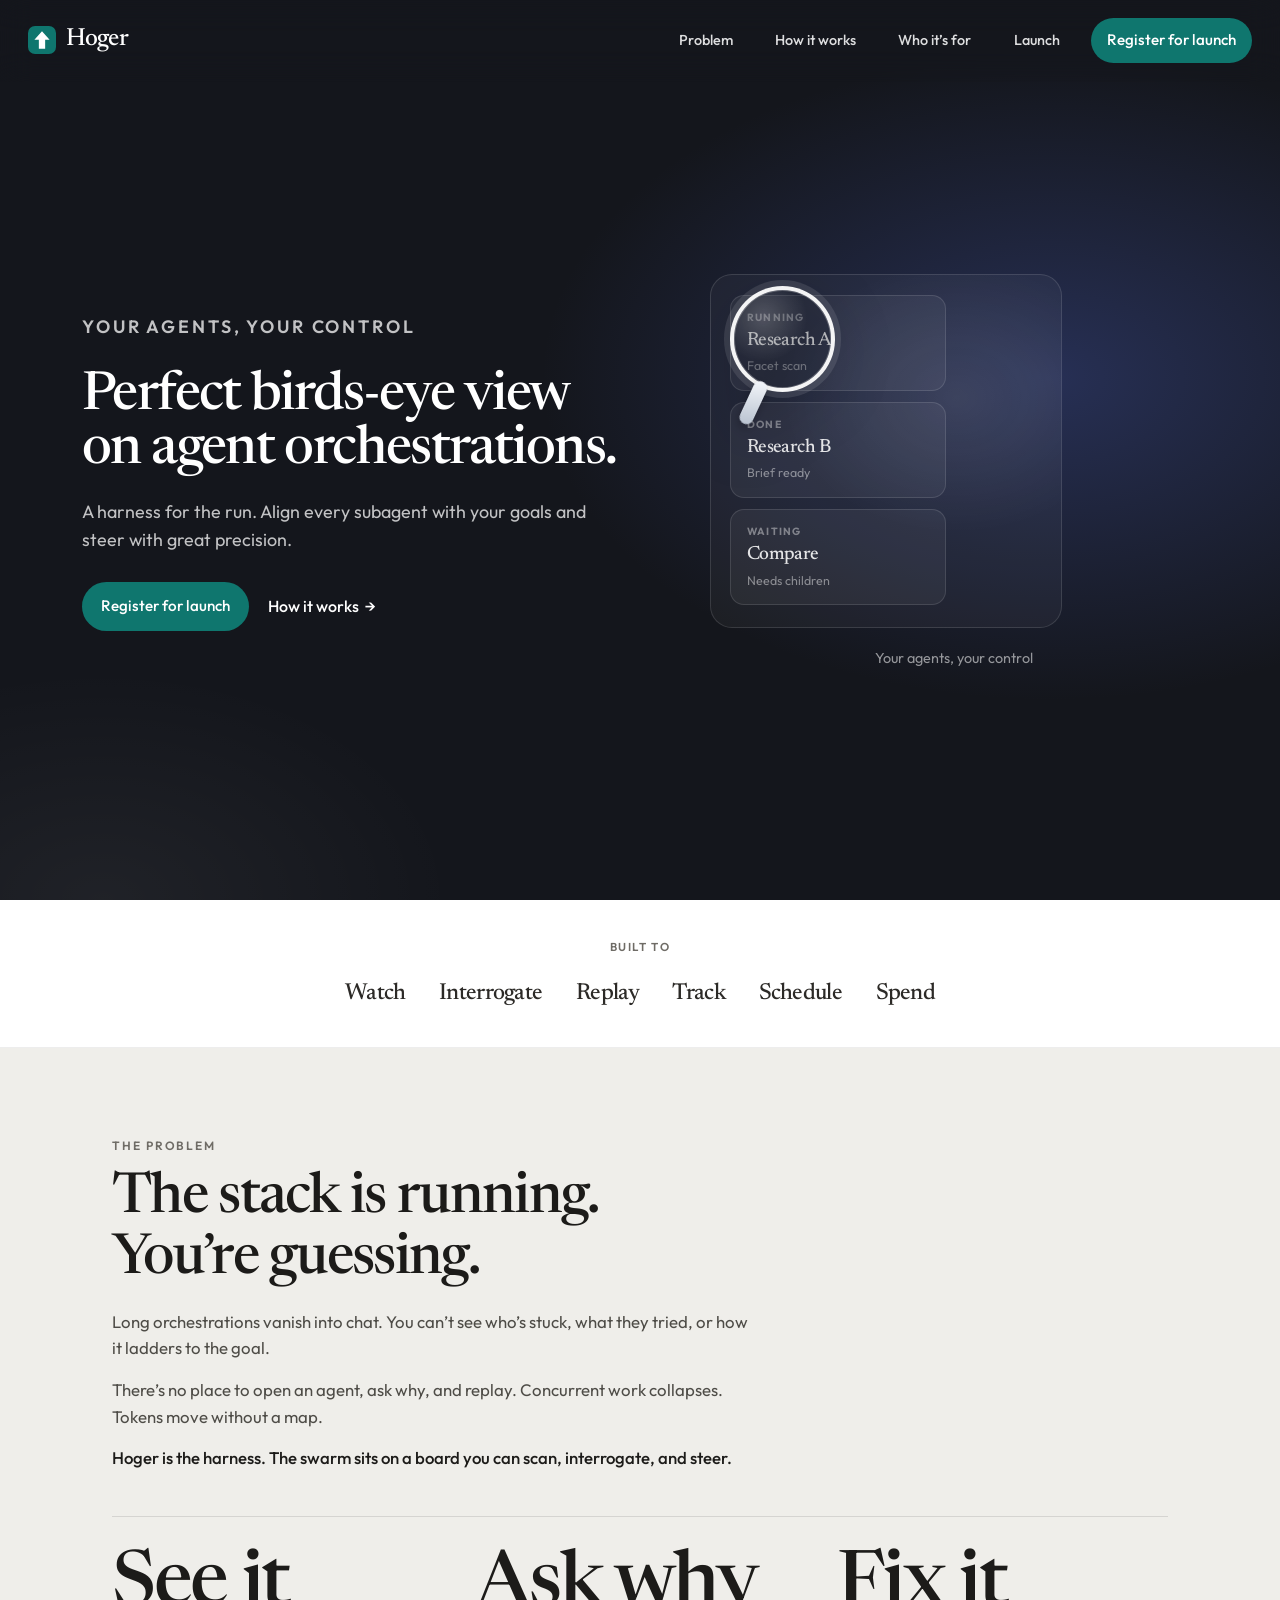
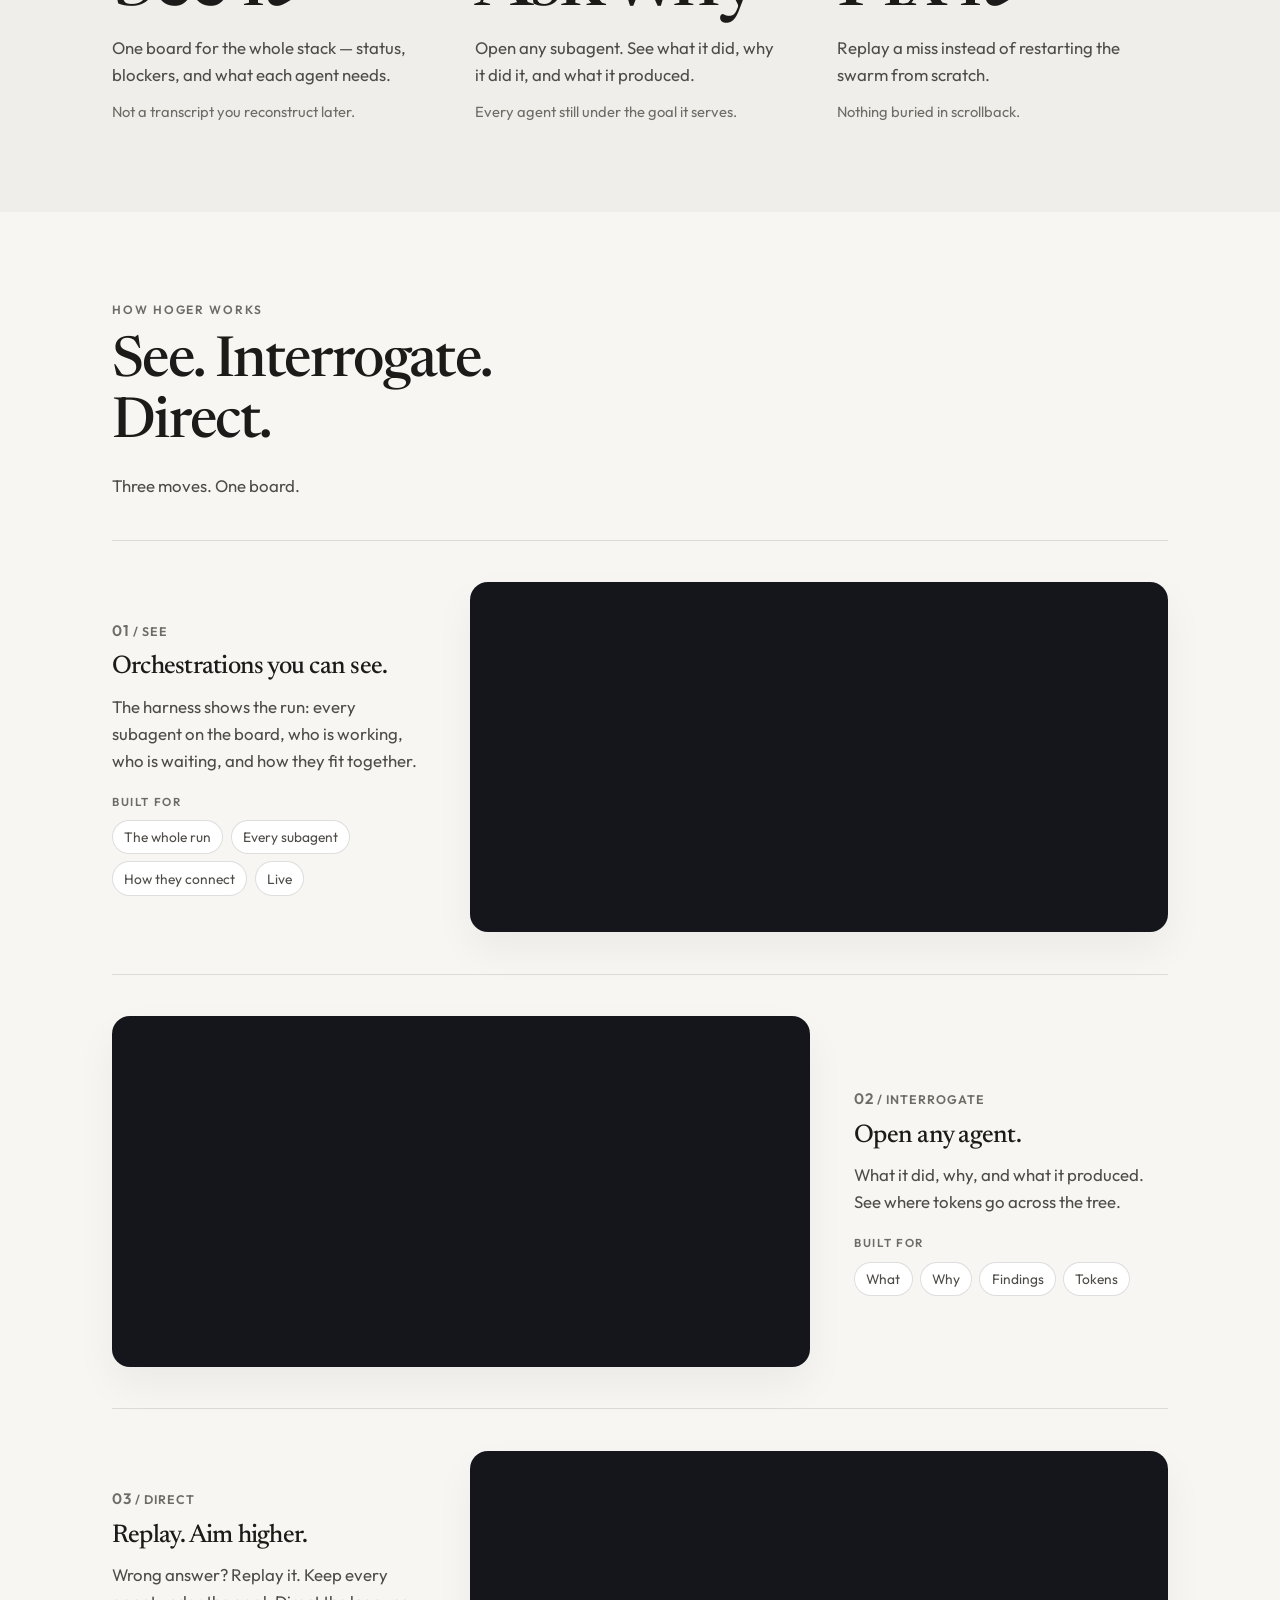
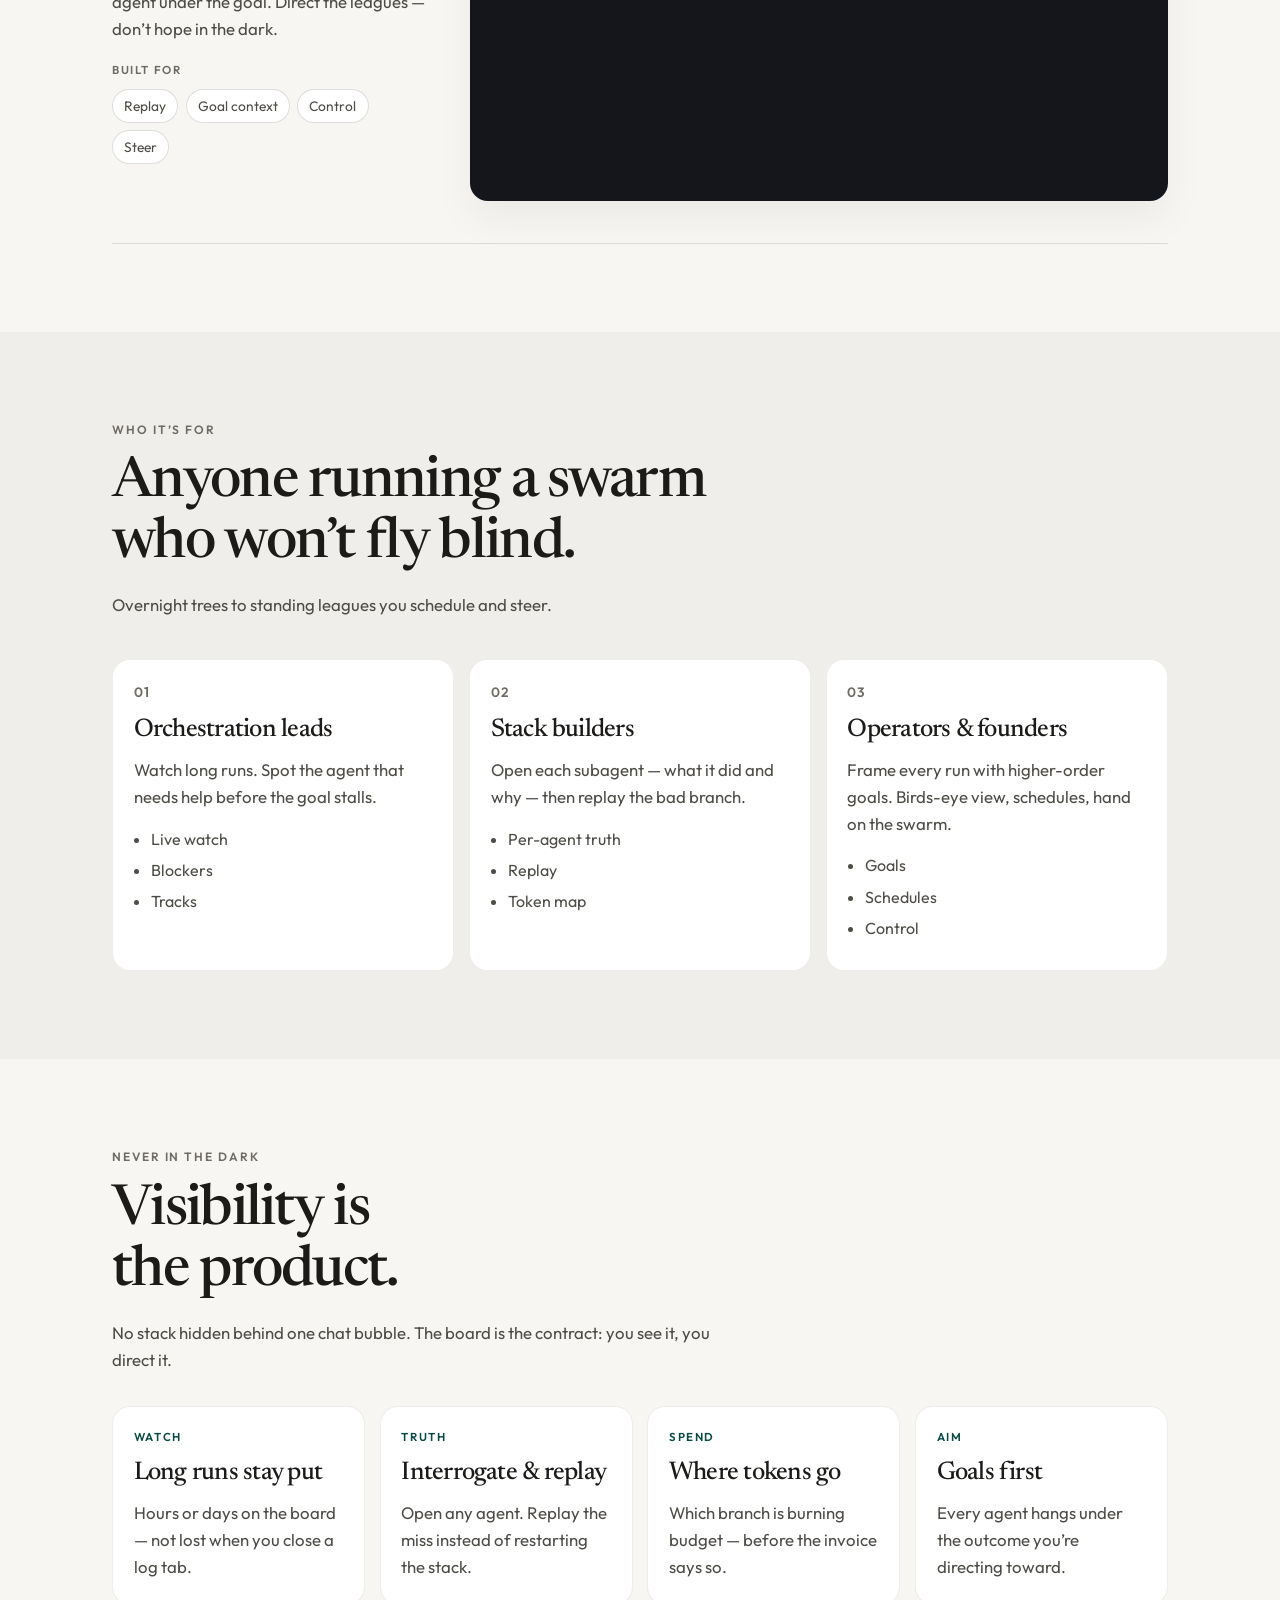
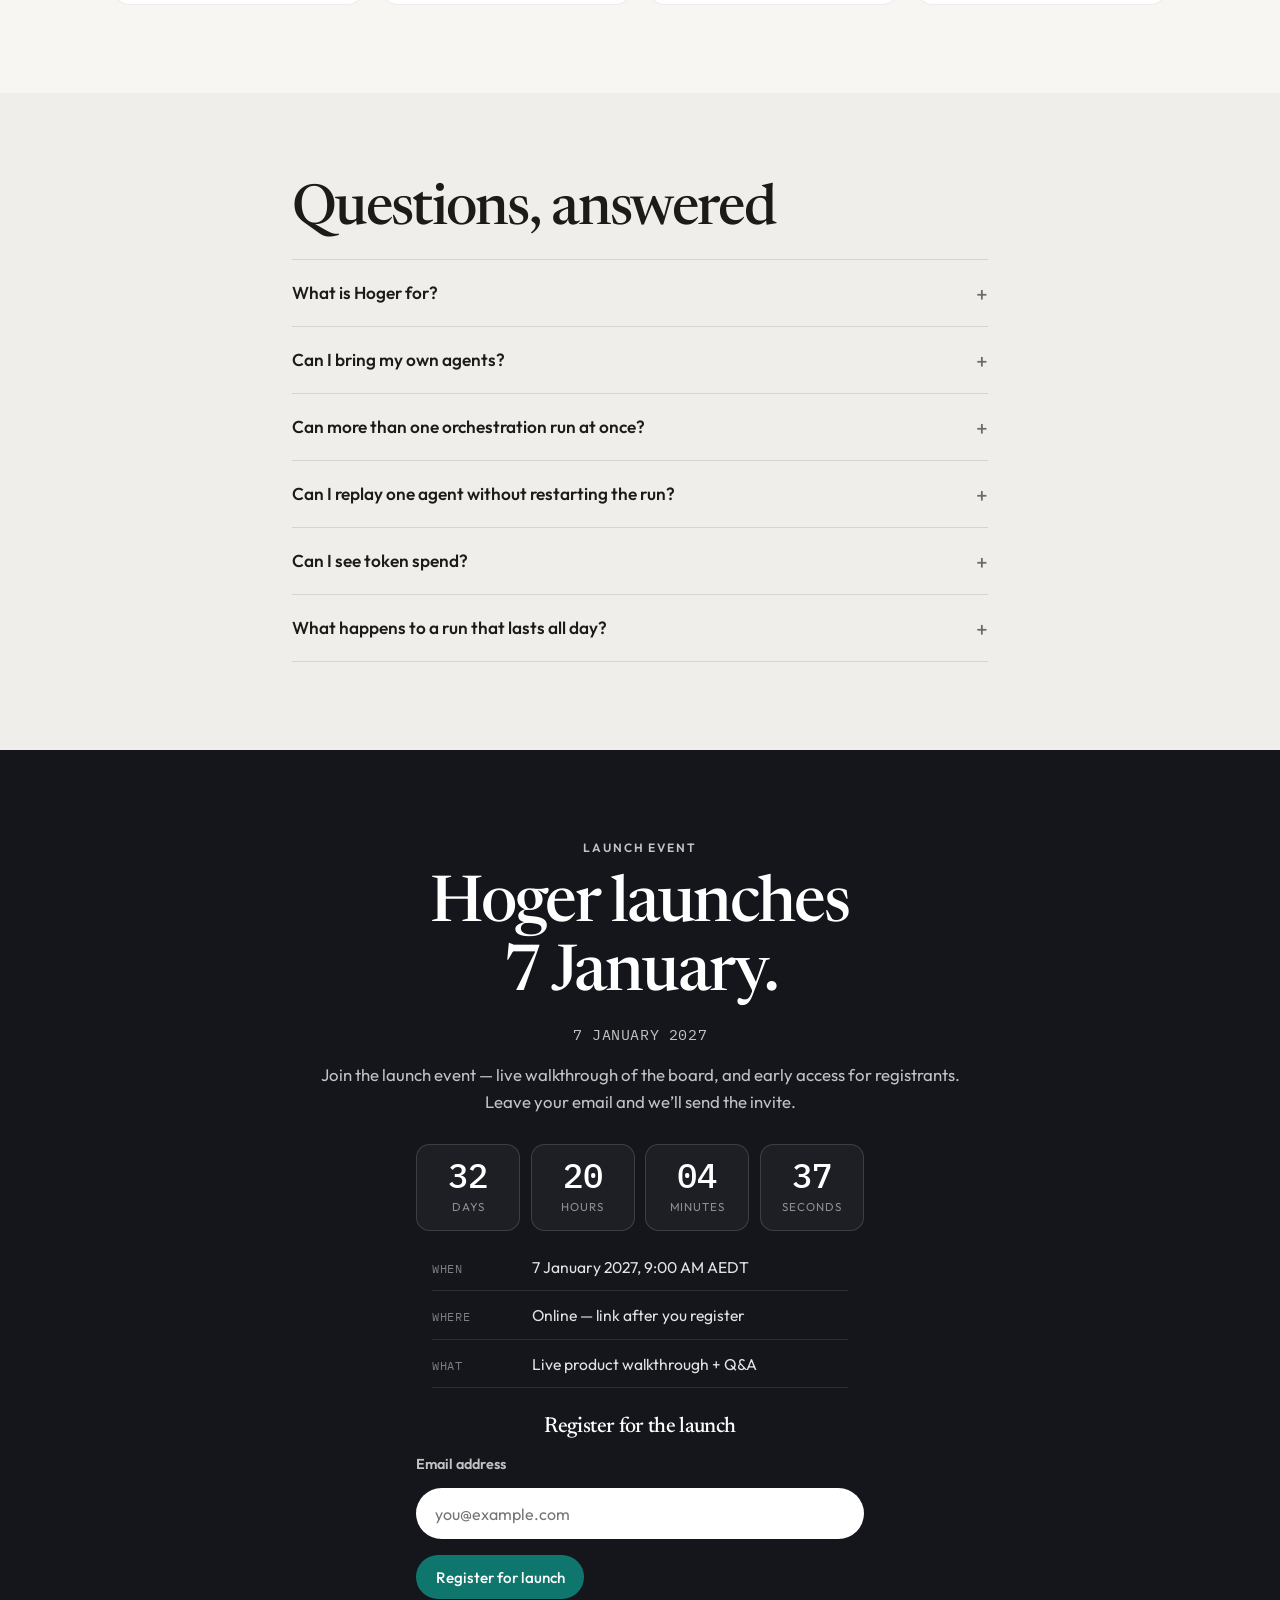
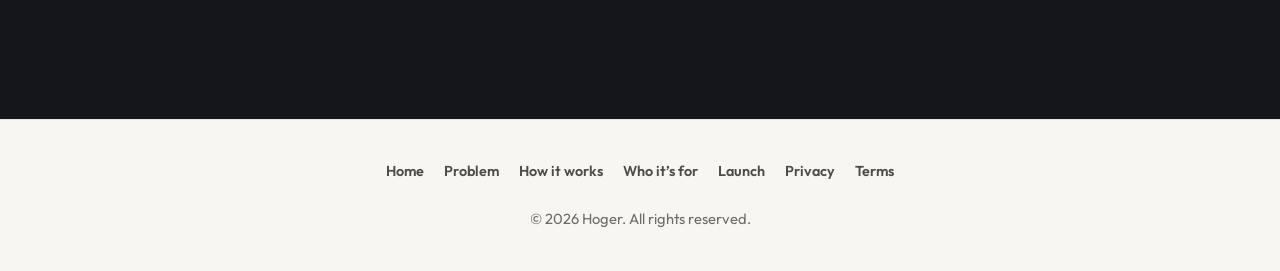
<file: index.html>
<!DOCTYPE html>
<html lang="en">
<head>
  <meta charset="UTF-8">
  <meta name="viewport" content="width=device-width, initial-scale=1.0">
  <title>Hoger | Perfect birds-eye view on agent orchestrations</title>
  <meta name="description" content="Hoger is a harness for agent orchestrations. A birds-eye view of every subagent in a run. Align them with your goals and steer with great precision.">
  <meta name="robots" content="index, follow">
  <link rel="canonical" href="https://hoger.ai/">
  <link rel="icon" type="image/svg+xml" href="/assets/favicon.svg?v=2">
  <meta property="og:type" content="website">
  <meta property="og:url" content="https://hoger.ai/">
  <meta property="og:title" content="Hoger | Perfect birds-eye view on agent orchestrations">
  <meta property="og:description" content="Hoger is a harness for agent orchestrations. A birds-eye view of every subagent in a run. Align them with your goals and steer with great precision.">
  <meta property="og:image" content="https://hoger.ai/assets/logo.svg?v=2">
  <link rel="preconnect" href="https://fonts.googleapis.com">
  <link rel="preconnect" href="https://fonts.gstatic.com" crossorigin>
  <link href="https://fonts.googleapis.com/css2?family=IBM+Plex+Mono:wght@400;500&family=Newsreader:opsz,wght@6..72,500;6..72,600&family=Outfit:wght@400;500;600&display=swap" rel="stylesheet">
  <link rel="stylesheet" href="/assets/platform/themes/editorial.css">
  <link rel="stylesheet" href="/assets/platform/site.css">
  <style id="site-brand-colors">
:root {
  --color-brand-500: #0f766e;
  --color-brand-600: color-mix(in srgb, #0f766e 82%, #000000);
  --color-brand-400: color-mix(in srgb, #0f766e 72%, #ffffff);
  --color-brand-300: color-mix(in srgb, #0f766e 52%, #ffffff);
  --color-brand-100: color-mix(in srgb, #0f766e 14%, #ffffff);
  --color-brand-700: color-mix(in srgb, #0f766e 62%, #000000);
  --color-brand-800: color-mix(in srgb, #0f766e 48%, #000000);
  --brand-primary: #0f766e;
  --button-border: color-mix(in srgb, #0f766e 38%, transparent);
  --button-shadow: color-mix(in srgb, #0f766e 32%, transparent);
  --badge-border: color-mix(in srgb, #0f766e 34%, transparent);
  --nav-hover-bg: color-mix(in srgb, #0f766e 12%, transparent);
}
</style>
  <link rel="preconnect" href="https://app.posthog.com">
</head>
<body data-site="hoger" data-theme="editorial" data-hostname="hoger.ai">
  <header class="site-header site-header--editorial">
    <a class="logo" href="#hero" aria-label="Hoger home">
      <img src="/assets/logo.svg?v=2" alt="" width="32" height="32" />
      <span class="logo-word">Hoger</span>
    </a>
    <button type="button" class="menu-toggle" aria-expanded="false" aria-controls="primary-nav" aria-label="Open menu">☰</button>
    <div class="nav-overlay" aria-hidden="true"></div>
    <nav id="primary-nav" class="nav">
      <a href="#problem">Problem</a>
<a href="#how">How it works</a>
<a href="#use-cases">Who it’s for</a>
<a href="#launch">Launch</a>
      <a class="button nav-cta" href="#launch">Register for launch</a>
    </nav>
  </header>
<section id="hero" class="hero hero--editorial">
      <div class="hero-editorial">
        <div class="hero-content">
          <p class="eyebrow eyebrow-light">Your agents, your control</p>
          <h1>Perfect birds-eye view<br>on agent orchestrations.</h1>
          <p>A harness for the run. Align every subagent with your goals and steer with great precision.</p>
          <div class="hero-actions">
            <a href="#launch" class="button">Register for launch</a>
            <a class="text-link" href="#how">How it works <span aria-hidden="true">→</span></a>
          </div>
        </div>
        <div class="stage stage--lens" aria-hidden="true">
    <div class="lens-scene">
      <div class="lens-board"><article class="lens-card lens-card--0">
        <span class="lens-spinner lens-spinner--0" aria-hidden="true"></span>
        <p class="lens-card-status">running</p>
        <p class="lens-card-name">Research A</p>
        <p class="lens-card-detail">Facet scan</p>
      </article><article class="lens-card lens-card--1">
        <span class="lens-spinner lens-spinner--1" aria-hidden="true"></span>
        <p class="lens-card-status">done</p>
        <p class="lens-card-name">Research B</p>
        <p class="lens-card-detail">Brief ready</p>
      </article><article class="lens-card lens-card--2">
        <span class="lens-spinner lens-spinner--2" aria-hidden="true"></span>
        <p class="lens-card-status">waiting</p>
        <p class="lens-card-name">Compare</p>
        <p class="lens-card-detail">Needs children</p>
      </article></div>
      <div class="lens-loupe" aria-hidden="true">
        <div class="lens-loupe-body">
          <div class="lens-loupe-ring"></div>
          <div class="lens-loupe-handle"></div>
        </div>
      </div>
    </div>
    <p class="stage-caption">Your agents, your control</p>
  </div>
      </div>
    </section>
<section class="proof" aria-label="Built to">
      <div class="container">
        <p class="proof-label">Built to</p>
        <ul class="proof-list"><li>Watch</li><li>Interrogate</li><li>Replay</li><li>Track</li><li>Schedule</li><li>Spend</li></ul>
      </div>
    </section>
<section id="problem" class="section problem">
      <div class="container">
        <p class="eyebrow">The problem</p>
        <h2>The stack is running.<br>You’re guessing.</h2>
        <div class="problem-copy"><p>Long orchestrations vanish into chat. You can’t see who’s stuck, what they tried, or how it ladders to the goal.</p><p>There’s no place to open an agent, ask why, and replay. Concurrent work collapses. Tokens move without a map.</p><p class="problem-close">Hoger is the harness. The swarm sits on a board you can scan, interrogate, and steer.</p></div>
        <ul class="stat-row"><li>
            <p class="stat-value">See it</p>
            <p class="stat-body">One board for the whole stack — status, blockers, and what each agent needs.</p>
            <p class="stat-source">Not a transcript you reconstruct later.</p>
          </li><li>
            <p class="stat-value">Ask why</p>
            <p class="stat-body">Open any subagent. See what it did, why it did it, and what it produced.</p>
            <p class="stat-source">Every agent still under the goal it serves.</p>
          </li><li>
            <p class="stat-value">Fix it</p>
            <p class="stat-body">Replay a miss instead of restarting the swarm from scratch.</p>
            <p class="stat-source">Nothing buried in scrollback.</p>
          </li></ul>
      </div>
    </section>
<section id="how" class="section how">
      <div class="container">
        <p class="eyebrow">How Hoger works</p>
        <h2>See. Interrogate.<br>Direct.</h2>
        <p class="section-intro">Three moves. One board.</p>
        <div class="loop"><article class="loop-step">
          <div class="loop-copy">
            <p class="step-kicker">01 <span>/ See</span></p>
            <h3>Orchestrations you can see.</h3>
            <p>The harness shows the run: every subagent on the board, who is working, who is waiting, and how they fit together.</p>
            <p class="built-for">Built for</p><ul class="chip-list"><li>The whole run</li><li>Every subagent</li><li>How they connect</li><li>Live</li></ul>
          </div>
          <figure class="loop-media">
                <video src="/assets/direct.mp4?v=2" muted loop playsinline autoplay preload="metadata" aria-label="CRM tooling board while agents are still running and pending"></video>
              </figure>
        </article><article class="loop-step">
          <div class="loop-copy">
            <p class="step-kicker">02 <span>/ Interrogate</span></p>
            <h3>Open any agent.</h3>
            <p>What it did, why, and what it produced. See where tokens go across the tree.</p>
            <p class="built-for">Built for</p><ul class="chip-list"><li>What</li><li>Why</li><li>Findings</li><li>Tokens</li></ul>
          </div>
          <figure class="loop-media">
                <video src="/assets/interrogate.mp4?v=2" muted loop playsinline autoplay preload="metadata" aria-label="CRM tooling board under the 2027 strategy goal, with every agent done"></video>
              </figure>
        </article><article class="loop-step">
          <div class="loop-copy">
            <p class="step-kicker">03 <span>/ Direct</span></p>
            <h3>Replay. Aim higher.</h3>
            <p>Wrong answer? Replay it. Keep every agent under the goal. Direct the leagues — don’t hope in the dark.</p>
            <p class="built-for">Built for</p><ul class="chip-list"><li>Replay</li><li>Goal context</li><li>Control</li><li>Steer</li></ul>
          </div>
          <figure class="loop-media">
                <video src="/assets/watch.mp4?v=2" muted loop playsinline autoplay preload="metadata" aria-label="Marketing board for a finished run: find the best legal CRM for 2027"></video>
              </figure>
        </article></div>
      </div>
    </section>
<section id="use-cases" class="section audiences">
      <div class="container">
        <p class="eyebrow">Who it’s for</p>
        <h2>Anyone running a swarm<br>who won’t fly blind.</h2>
        <p class="section-intro">Overnight trees to standing leagues you schedule and steer.</p>
        <div class="audience-grid"><article class="audience-card">
          <p class="audience-index">01</p>
          <h3>Orchestration leads</h3>
          <p>Watch long runs. Spot the agent that needs help before the goal stalls.</p>
          <ul><li>Live watch</li><li>Blockers</li><li>Tracks</li></ul>
        </article><article class="audience-card">
          <p class="audience-index">02</p>
          <h3>Stack builders</h3>
          <p>Open each subagent — what it did and why — then replay the bad branch.</p>
          <ul><li>Per-agent truth</li><li>Replay</li><li>Token map</li></ul>
        </article><article class="audience-card">
          <p class="audience-index">03</p>
          <h3>Operators &amp; founders</h3>
          <p>Frame every run with higher-order goals. Birds-eye view, schedules, hand on the swarm.</p>
          <ul><li>Goals</li><li>Schedules</li><li>Control</li></ul>
        </article></div>
      </div>
    </section>
<section id="trust" class="section trust">
      <div class="container">
        <p class="eyebrow">Never in the dark</p>
        <h2>Visibility is<br>the product.</h2>
        <p class="section-intro">No stack hidden behind one chat bubble. The board is the contract: you see it, you direct it.</p>
        <div class="trust-grid"><article class="trust-card">
        <p class="trust-kicker">Watch</p>
        <h3>Long runs stay put</h3>
        <p>Hours or days on the board — not lost when you close a log tab.</p>
      </article><article class="trust-card">
        <p class="trust-kicker">Truth</p>
        <h3>Interrogate &amp; replay</h3>
        <p>Open any agent. Replay the miss instead of restarting the stack.</p>
      </article><article class="trust-card">
        <p class="trust-kicker">Spend</p>
        <h3>Where tokens go</h3>
        <p>Which branch is burning budget — before the invoice says so.</p>
      </article><article class="trust-card">
        <p class="trust-kicker">Aim</p>
        <h3>Goals first</h3>
        <p>Every agent hangs under the outcome you’re directing toward.</p>
      </article></div>
      </div>
    </section>
<section id="faq" class="section faq">
      <div class="container faq-container">
        
        <h2>Questions, answered</h2>
        <div class="faq-list"><details class="faq-item">
        <summary>What is Hoger for?</summary>
        <p>A harness for long agent orchestrations. See what each agent is doing, open it when needed, replay misses, and steer toward your goals.</p>
      </details><details class="faq-item">
        <summary>Can I bring my own agents?</summary>
        <p>Yes. Hoger is the harness around the agents you already run. A run shows every subagent, how they fit together, and where you can step in.</p>
      </details><details class="faq-item">
        <summary>Can more than one orchestration run at once?</summary>
        <p>Yes. Concurrent runs sit in their own lanes. You watch, schedule, and nudge each one.</p>
      </details><details class="faq-item">
        <summary>Can I replay one agent without restarting the run?</summary>
        <p>Yes. Open the agent that missed, see what it did and why, and replay that branch. The rest of the run stays put.</p>
      </details><details class="faq-item">
        <summary>Can I see token spend?</summary>
        <p>Yes. Spend across the nest, so you know the costly branch before the bill.</p>
      </details><details class="faq-item">
        <summary>What happens to a run that lasts all day?</summary>
        <p>It stays on the board. Hours or days remain visible after you close the log.</p>
      </details></div>
      </div>
    </section>
<section id="launch" class="section launch-section closing">
      <div class="container">
        <p class="eyebrow eyebrow-light">Launch event</p>
        <h2>Hoger launches<br>7 January.</h2>
        <p class="launch-date">7 January 2027</p>
        <p>Join the launch event — live walkthrough of the board, and early access for registrants. Leave your email and we’ll send the invite.</p>
        <div class="countdown" data-countdown="2027-01-07T09:00:00+11:00" role="timer" aria-live="polite">
          <div class="countdown-unit">
          <span class="countdown-value" data-countdown-part="days">––</span>
          <span class="countdown-label">days</span>
        </div><div class="countdown-unit">
          <span class="countdown-value" data-countdown-part="hours">––</span>
          <span class="countdown-label">hours</span>
        </div><div class="countdown-unit">
          <span class="countdown-value" data-countdown-part="minutes">––</span>
          <span class="countdown-label">minutes</span>
        </div><div class="countdown-unit">
          <span class="countdown-value" data-countdown-part="seconds">––</span>
          <span class="countdown-label">seconds</span>
        </div>
        </div>
        <dl class="launch-details"><div class="launch-detail">
            <dt>When</dt>
            <dd>7 January 2027, 9:00 AM AEDT</dd>
          </div><div class="launch-detail">
            <dt>Where</dt>
            <dd>Online — link after you register</dd>
          </div><div class="launch-detail">
            <dt>What</dt>
            <dd>Live product walkthrough + Q&amp;A</dd>
          </div></dl>
        <div class="demo-booking launch-register">
          <h3 class="launch-register-title">Register for the launch</h3>
          <form class="waitlist-form" data-waitlist-form data-subscribe-tag="hoger-launch" data-success-message="You&#39;re registered. We&#39;ll send the launch invite." novalidate>
    <input type="text" name="website" class="hp-field" tabindex="-1" autocomplete="off" aria-hidden="true">
    <label for="email-waitlist-launch">Email address</label>
    <input type="email" id="email-waitlist-launch" name="email" required placeholder="you@example.com" autocomplete="email">
    <button type="submit" class="button waitlist-submit demo-button" data-waitlist-submit aria-busy="false">
    <span class="waitlist-submit-default">Register for launch</span>
    <span class="waitlist-submit-loading" aria-hidden="true">
      <span class="waitlist-submit-spinner"></span>
    </span>
    <span class="waitlist-submit-success" aria-hidden="true">
      <span class="waitlist-submit-check" aria-hidden="true">✓</span>
      <span class="waitlist-submit-success-text"></span>
    </span>
  </button>
    <p class="waitlist-message" role="status" aria-live="polite" hidden></p>
  </form>
        </div>
      </div>
    </section>
<footer class="site-footer">
    <div class="container">
      <nav class="footer-nav" aria-label="Footer">
        <a href="#hero">Home</a>
        <a href="#problem">Problem</a>
<a href="#how">How it works</a>
<a href="#use-cases">Who it’s for</a>
<a href="#launch">Launch</a>
        <a href="/privacy">Privacy</a>
        <a href="/terms">Terms</a>
      </nav>
      <p>© <span id="year"></span> Hoger. All rights reserved.</p>
    </div>
  </footer>
  <script>
    window.__LP__ = {
      site: "hoger",
      hostname: "hoger.ai",
      posthogKey: "phc_Ju4K4bBXyI79wej0tzGRdMnJTYovgalsSVigfm0clOJ",
      posthogHost: "https://app.posthog.com",
      waitlistSuccess: "You're on the list. We'll reply with a time."
    };
  </script>
  <script src="/assets/platform/site.js" defer></script>
</body>
</html>
</file>
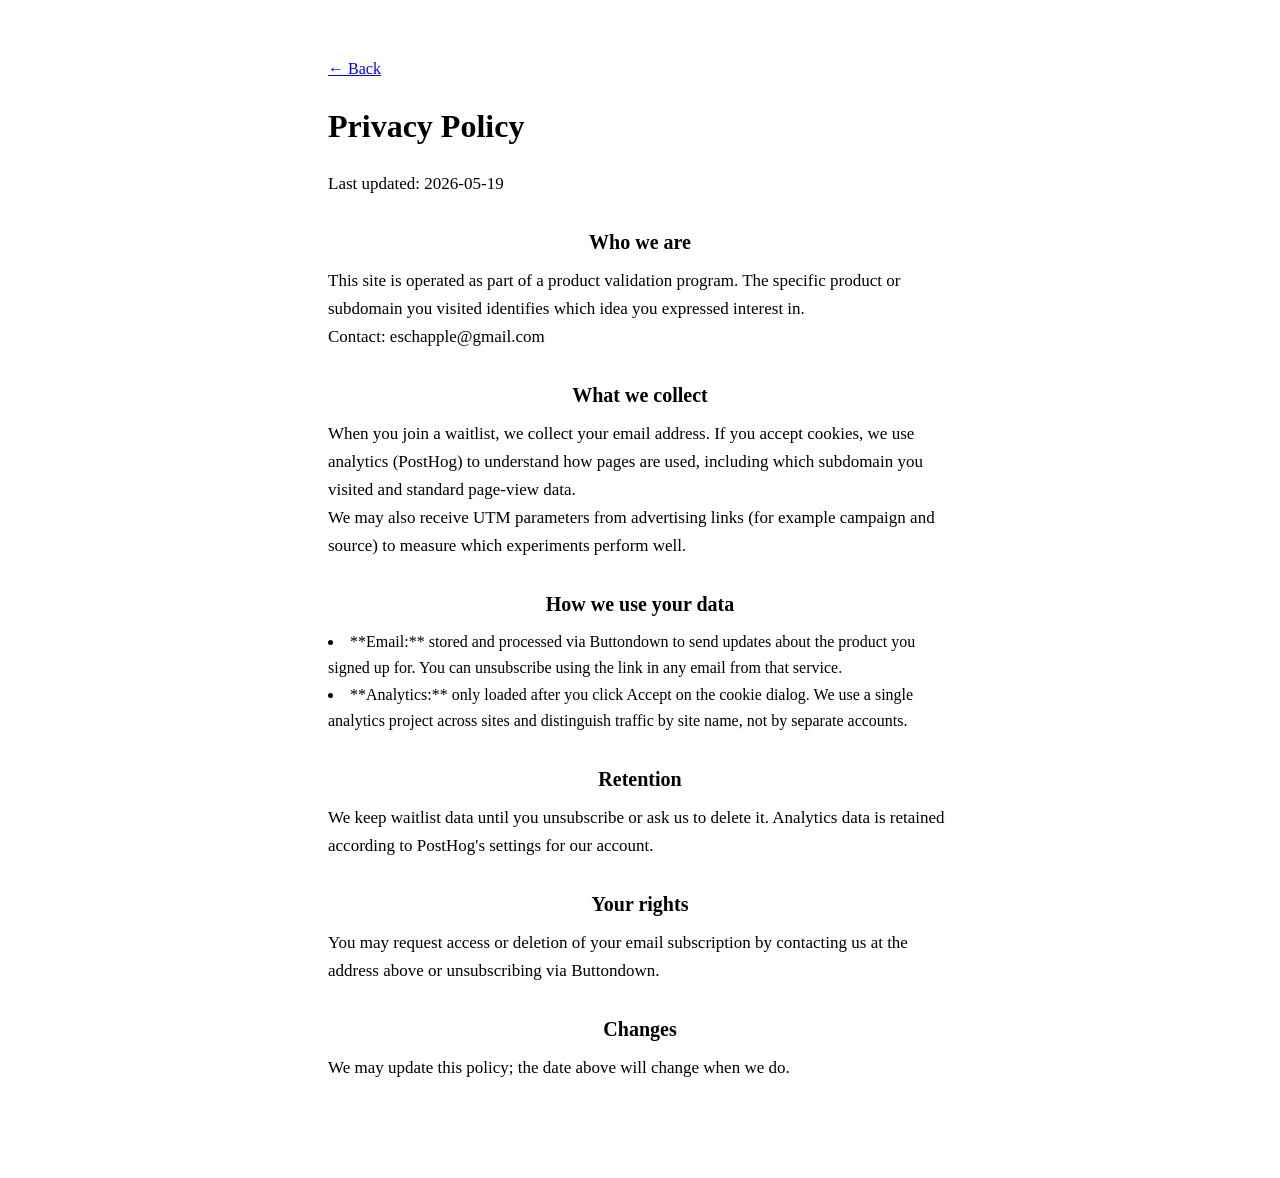
<file: privacy/index.html>
<!DOCTYPE html>
<html lang="en">
<head>
  <meta charset="UTF-8">
  <meta name="viewport" content="width=device-width, initial-scale=1.0">
  <meta name="robots" content="noindex, nofollow">
  <title>Privacy Policy</title>
  <link rel="stylesheet" href="/assets/platform/site.css">
  <style>
    main { max-width: 42rem; margin: 2rem auto; padding: 0 1.5rem 4rem; text-align: left; }
    main h1 { margin-bottom: 1.5rem; }
    main h2 { margin-top: 2rem; margin-bottom: 0.75rem; font-size: 1.25rem; }
    main p, main li { line-height: 1.65; color: var(--color-text-secondary); }
    .back { display: inline-block; margin: 1.5rem 0; }
  </style>
</head>
<body>
  <main>
    <a class="back" href="/">← Back</a>
    <h1>Privacy Policy</h1>
<p>Last updated: 2026-05-19</p>
<h2>Who we are</h2>
<p>This site is operated as part of a product validation program. The specific product or subdomain you visited identifies which idea you expressed interest in.</p>
<p>Contact: eschapple@gmail.com</p>
<h2>What we collect</h2>
<p>When you join a waitlist, we collect your email address. If you accept cookies, we use analytics (PostHog) to understand how pages are used, including which subdomain you visited and standard page-view data.</p>
<p>We may also receive UTM parameters from advertising links (for example campaign and source) to measure which experiments perform well.</p>
<h2>How we use your data</h2>
<li>**Email:** stored and processed via Buttondown to send updates about the product you signed up for. You can unsubscribe using the link in any email from that service.</li>
<li>**Analytics:** only loaded after you click Accept on the cookie dialog. We use a single analytics project across sites and distinguish traffic by site name, not by separate accounts.</li>
<h2>Retention</h2>
<p>We keep waitlist data until you unsubscribe or ask us to delete it. Analytics data is retained according to PostHog&#39;s settings for our account.</p>
<h2>Your rights</h2>
<p>You may request access or deletion of your email subscription by contacting us at the address above or unsubscribing via Buttondown.</p>
<h2>Changes</h2>
<p>We may update this policy; the date above will change when we do.</p>
  </main>
</body>
</html>
</file>
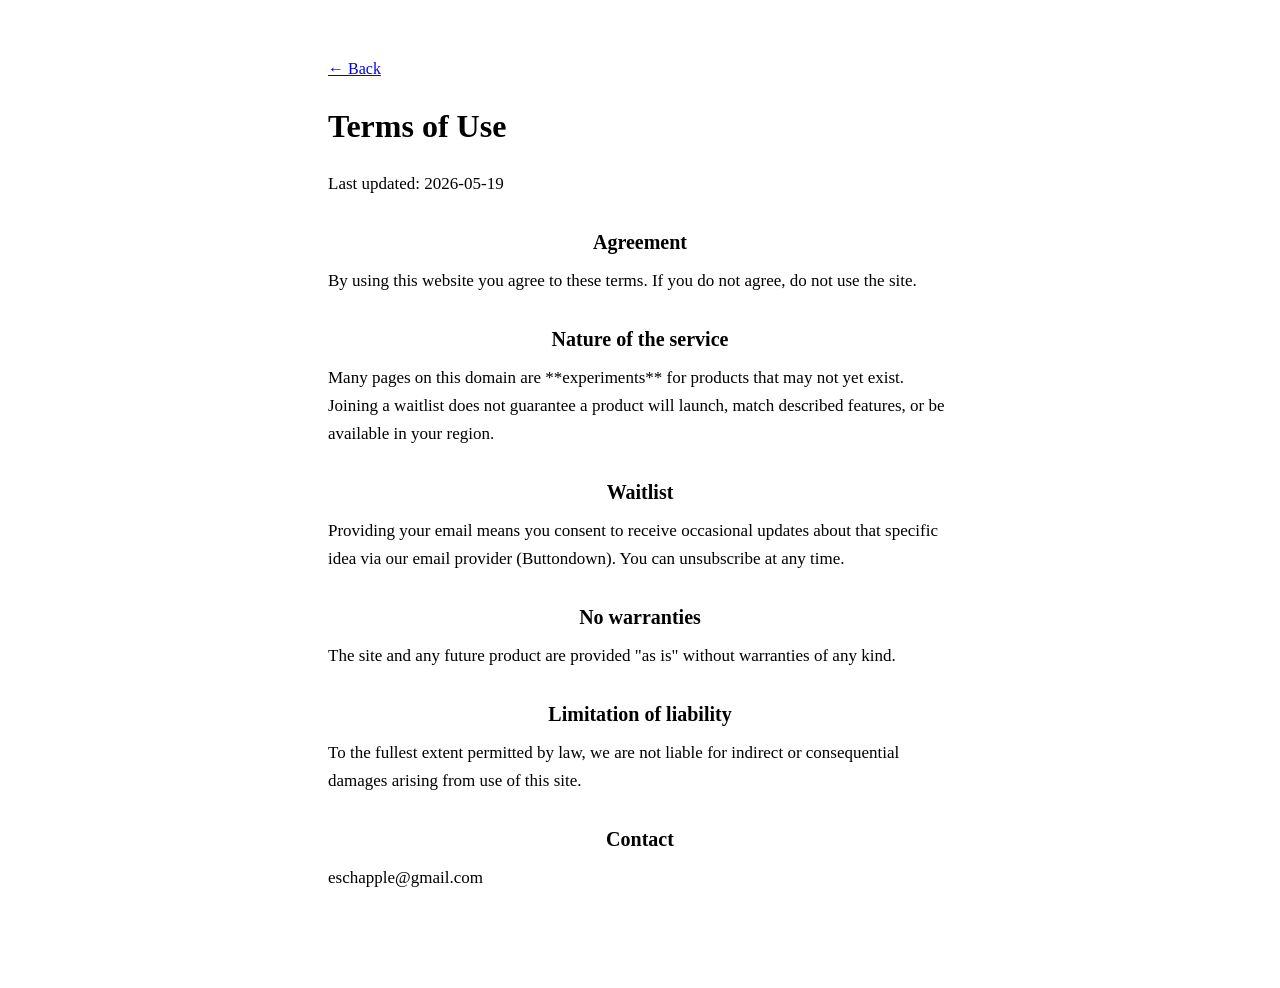
<file: terms/index.html>
<!DOCTYPE html>
<html lang="en">
<head>
  <meta charset="UTF-8">
  <meta name="viewport" content="width=device-width, initial-scale=1.0">
  <meta name="robots" content="noindex, nofollow">
  <title>Terms of Use</title>
  <link rel="stylesheet" href="/assets/platform/site.css">
  <style>
    main { max-width: 42rem; margin: 2rem auto; padding: 0 1.5rem 4rem; text-align: left; }
    main h1 { margin-bottom: 1.5rem; }
    main h2 { margin-top: 2rem; margin-bottom: 0.75rem; font-size: 1.25rem; }
    main p, main li { line-height: 1.65; color: var(--color-text-secondary); }
    .back { display: inline-block; margin: 1.5rem 0; }
  </style>
</head>
<body>
  <main>
    <a class="back" href="/">← Back</a>
    <h1>Terms of Use</h1>
<p>Last updated: 2026-05-19</p>
<h2>Agreement</h2>
<p>By using this website you agree to these terms. If you do not agree, do not use the site.</p>
<h2>Nature of the service</h2>
<p>Many pages on this domain are **experiments** for products that may not yet exist. Joining a waitlist does not guarantee a product will launch, match described features, or be available in your region.</p>
<h2>Waitlist</h2>
<p>Providing your email means you consent to receive occasional updates about that specific idea via our email provider (Buttondown). You can unsubscribe at any time.</p>
<h2>No warranties</h2>
<p>The site and any future product are provided &quot;as is&quot; without warranties of any kind.</p>
<h2>Limitation of liability</h2>
<p>To the fullest extent permitted by law, we are not liable for indirect or consequential damages arising from use of this site.</p>
<h2>Contact</h2>
<p>eschapple@gmail.com</p>
  </main>
</body>
</html>
</file>
<file: assets/platform/themes/editorial.css>
/* Editorial theme — full-bleed hero, serif headlines, proof, stats, loop, FAQ.
   Existing warm-serif and dark-glass sites do not load this file. */

:root {
  --color-brand-50: #eef1fa;
  --color-brand-100: #e4e8f6;
  --color-brand-200: #c9d1ee;
  --color-brand-300: #a8b4e2;
  --color-brand-400: #7d8fd0;
  --color-brand-500: #3e4f9a;
  --color-brand-600: #334484;
  --color-brand-700: #2a386e;
  --color-brand-800: #1e2850;

  --color-background-primary: #f7f6f3;
  --color-background-secondary: #efeeea;
  --color-text-primary: #1c1b19;
  --color-text-secondary: #4e4c47;
  --color-text-tertiary: #6f6c66;
  --color-border-primary: #ddd9d2;

  --header-bg: rgba(247, 246, 243, 0.92);
  --header-border: rgba(28, 27, 25, 0.08);
  --header-shadow: none;
  --nav-hover-bg: transparent;
  --mobile-nav-bg: #f7f6f3;
  --card-bg: #ffffff;
  --input-bg: #ffffff;
  --button-text: #ffffff;
  --button-border: transparent;
  --button-shadow: transparent;
  --badge-border: transparent;

  --brand-primary: var(--color-brand-500);
  --editorial-ink: #14161c;
  --editorial-hero-muted: rgba(255, 255, 255, 0.74);
}

body[data-theme="editorial"] {
  font-family: Outfit, "Avenir Next", "Segoe UI", sans-serif;
  background: var(--color-background-primary);
  color: var(--color-text-primary);
}

body[data-theme="editorial"]::before,
body[data-theme="editorial"]::after {
  display: none;
}

html:has(body[data-theme="editorial"]) {
  scroll-padding-top: 5.5rem;
}

body[data-theme="editorial"] h1,
body[data-theme="editorial"] h2,
body[data-theme="editorial"] h3,
body[data-theme="editorial"] .stat-value,
body[data-theme="editorial"] .logo-word,
body[data-theme="editorial"] .proof-list li {
  font-family: Newsreader, "Iowan Old Style", Georgia, serif;
  font-weight: 500;
  letter-spacing: -0.03em;
}

body[data-theme="editorial"] h1,
body[data-theme="editorial"] h2,
body[data-theme="editorial"] h3 {
  color: var(--color-text-primary);
  line-height: 1.08;
}

body[data-theme="editorial"] h2 {
  font-size: clamp(2.35rem, 4.4vw, 3.55rem);
  text-align: left;
  margin-bottom: 1.1rem;
  max-width: 18em;
}

body[data-theme="editorial"] h3 {
  font-size: clamp(1.55rem, 2vw, 1.9rem);
  margin-bottom: 0.75rem;
}

body[data-theme="editorial"] p {
  font-size: 1.05rem;
  line-height: 1.6;
}

body[data-theme="editorial"] .container {
  text-align: left;
  max-width: 1120px;
}

body[data-theme="editorial"] .section {
  padding: 5.5rem 0;
}

body[data-theme="editorial"] .section:nth-of-type(even) {
  border: 0;
}

body[data-theme="editorial"] .section-intro {
  text-align: left;
  margin: 0 0 2.5rem;
  max-width: 40rem;
}

body[data-theme="editorial"] .eyebrow {
  font-family: Outfit, "Avenir Next", sans-serif;
  font-size: 0.75rem;
  font-weight: 600;
  letter-spacing: 0.16em;
  text-transform: uppercase;
  color: var(--color-text-tertiary);
  margin: 0 0 0.9rem;
}

body[data-theme="editorial"] .button {
  background: var(--color-brand-500);
  color: #fff;
  border: 0;
  border-radius: 999px;
  padding: 0.78rem 1.2rem;
  font-family: Outfit, "Avenir Next", sans-serif;
  font-weight: 500;
  font-size: 0.95rem;
  letter-spacing: 0;
  box-shadow: none;
}

body[data-theme="editorial"] .button:hover {
  transform: none;
  background: var(--color-brand-600);
  box-shadow: none;
}

body[data-theme="editorial"] .site-header--editorial {
  top: 0;
  left: 0;
  transform: none;
  width: 100%;
  max-width: none;
  border: 0;
  border-radius: 0;
  border-bottom: 1px solid transparent;
  background: transparent;
  box-shadow: none;
  padding: 1.15rem 1.75rem;
  color: #fff;
  transition: background 0.2s ease, border-color 0.2s ease, color 0.2s ease;
}

body[data-theme="editorial"] .site-header--editorial .logo {
  gap: 0.6rem;
  color: inherit;
}

body[data-theme="editorial"] .logo img {
  width: 28px;
  height: 28px;
  display: block;
}

body[data-theme="editorial"] .logo-word {
  font-size: 1.55rem;
  line-height: 1;
  color: inherit;
}

body[data-theme="editorial"] .site-header--editorial .nav a {
  color: rgba(255, 255, 255, 0.86);
  font-weight: 500;
  background: transparent;
  padding: 0.4rem 0.7rem;
}

body[data-theme="editorial"] .site-header--editorial .nav a:hover {
  color: #fff;
  background: transparent;
}

body[data-theme="editorial"] .site-header--editorial .nav a.button,
body[data-theme="editorial"] .site-header--editorial .nav a.nav-cta {
  color: #fff;
  background: var(--color-brand-500);
  padding: 0.62rem 1rem;
}

body[data-theme="editorial"] .site-header--editorial .nav a.button:hover,
body[data-theme="editorial"] .site-header--editorial .nav a.nav-cta:hover {
  background: var(--color-brand-600);
  color: #fff;
}

body[data-theme="editorial"] .site-header--editorial .menu-toggle {
  color: #fff;
}

body[data-theme="editorial"] .site-header--editorial.is-stuck {
  background: rgba(247, 246, 243, 0.94);
  border-bottom-color: rgba(28, 27, 25, 0.08);
  color: var(--color-text-primary);
  backdrop-filter: blur(16px);
}

body[data-theme="editorial"] .site-header--editorial.is-stuck .nav a {
  color: var(--color-text-secondary);
}

body[data-theme="editorial"] .site-header--editorial.is-stuck .nav a:hover {
  color: var(--color-text-primary);
}

body[data-theme="editorial"] .site-header--editorial.is-stuck .nav a.button,
body[data-theme="editorial"] .site-header--editorial.is-stuck .nav a.nav-cta {
  color: #fff;
}

body[data-theme="editorial"] .site-header--editorial.is-stuck .menu-toggle {
  color: var(--color-text-primary);
}

body[data-theme="editorial"] .hero--editorial {
  min-height: 100vh;
  display: block;
  text-align: left;
  padding: 0;
  background:
    radial-gradient(820px 520px at 82% 42%, rgba(62, 79, 154, 0.45), transparent 62%),
    radial-gradient(640px 420px at 8% 100%, rgba(255, 255, 255, 0.05), transparent 55%),
    var(--editorial-ink);
  color: #fff;
}

body[data-theme="editorial"] .hero--editorial::before {
  display: none;
}

body[data-theme="editorial"] .hero-editorial {
  display: grid;
  grid-template-columns: minmax(0, 1.08fr) minmax(280px, 0.92fr);
  gap: 3.5rem;
  align-items: center;
  max-width: 1180px;
  margin: 0 auto;
  padding: 8.25rem 2rem 5.5rem;
  min-height: 100vh;
}

body[data-theme="editorial"] .hero--editorial .hero-content {
  max-width: 38rem;
  padding: 0;
  text-align: left;
}

body[data-theme="editorial"] .hero--editorial h1 {
  color: #fff;
  font-size: clamp(2.65rem, 4.2vw, 3.55rem);
  line-height: 1.02;
  margin: 0 0 1.25rem;
  max-width: 13em;
}

body[data-theme="editorial"] .hero--editorial .hero-content p {
  color: var(--editorial-hero-muted);
  font-size: 1.12rem;
  line-height: 1.55;
  max-width: 34rem;
  margin: 0 0 1.75rem;
}

body[data-theme="editorial"] .eyebrow-light {
  color: rgba(255, 255, 255, 0.62);
}

body[data-theme="editorial"] .hero-actions {
  display: flex;
  flex-wrap: wrap;
  align-items: center;
  gap: 1.15rem;
}

body[data-theme="editorial"] .text-link {
  color: #fff;
  font-weight: 500;
  text-decoration: none;
  display: inline-flex;
  align-items: center;
  gap: 0.4rem;
}

body[data-theme="editorial"] .text-link:hover {
  color: rgba(255, 255, 255, 0.78);
}

body[data-theme="editorial"] .stage {
  display: grid;
  gap: 0.65rem;
}

body[data-theme="editorial"] .stage-card {
  background: rgba(255, 255, 255, 0.05);
  border: 1px solid rgba(255, 255, 255, 0.12);
  border-radius: 18px;
  padding: 1.15rem 1.25rem 1.25rem;
}

body[data-theme="editorial"] .stage-card--out {
  background: rgba(62, 79, 154, 0.38);
  border-color: rgba(176, 190, 235, 0.35);
}

body[data-theme="editorial"] .stage-kicker,
body[data-theme="editorial"] .aside-label,
body[data-theme="editorial"] .trust-kicker,
body[data-theme="editorial"] .built-for,
body[data-theme="editorial"] .proof-label {
  font-family: Outfit, "Avenir Next", sans-serif;
  font-size: 0.72rem;
  font-weight: 600;
  letter-spacing: 0.14em;
  text-transform: uppercase;
  margin: 0 0 0.7rem;
}

body[data-theme="editorial"] .stage-kicker {
  color: rgba(255, 255, 255, 0.55);
}

body[data-theme="editorial"] .stage-card pre,
body[data-theme="editorial"] .loop-aside pre {
  font-family: "IBM Plex Mono", ui-monospace, monospace;
  font-size: 0.92rem;
  line-height: 1.55;
  margin: 0;
  white-space: pre-wrap;
}

body[data-theme="editorial"] .stage-card pre {
  color: rgba(255, 255, 255, 0.9);
}

body[data-theme="editorial"] .stage-arrow {
  margin: 0;
  text-align: center;
  color: rgba(255, 255, 255, 0.72);
  font-size: 1.15rem;
  letter-spacing: 0;
}

body[data-theme="editorial"] .stage-caption {
  margin: 0.35rem 0 0;
  color: rgba(255, 255, 255, 0.55);
  font-size: 0.9rem;
  text-align: center;
}

body[data-theme="editorial"] .stage--flow {
  display: block;
}

body[data-theme="editorial"] .flow {
  display: grid;
  grid-template-columns: minmax(0, 1.2fr) 52px minmax(0, 0.92fr);
  gap: 0.35rem;
  align-items: center;
}

body[data-theme="editorial"] .flow-swap .stage-kicker,
body[data-theme="editorial"] .flow-erp .stage-kicker {
  margin-bottom: 0.55rem;
}

body[data-theme="editorial"] .swap {
  position: relative;
  border-radius: 16px;
  border: 1px solid rgba(255, 255, 255, 0.16);
  background: rgba(255, 255, 255, 0.04);
  overflow: hidden;
}

body[data-theme="editorial"] .swap-type {
  margin: 0;
  padding: 0.85rem 1rem 0;
  color: rgba(255, 255, 255, 0.55);
  font-family: Outfit, "Avenir Next", sans-serif;
  font-size: 0.72rem;
  font-weight: 600;
  letter-spacing: 0.14em;
  text-transform: uppercase;
  transition: opacity 0.22s ease, transform 0.22s ease;
}

body[data-theme="editorial"] .swap-type.is-out {
  opacity: 0;
  transform: translateY(-0.35rem);
}

body[data-theme="editorial"] .swap-stack {
  position: relative;
  height: 5.6rem;
}

body[data-theme="editorial"] .swap--typed .swap-stack {
  height: 2.7rem;
}

body[data-theme="editorial"] .swap-card {
  position: absolute;
  inset: 0;
  display: flex;
  flex-direction: column;
  justify-content: center;
  padding: 0.85rem 1rem;
  margin: 0;
  opacity: 0;
  transform: translateY(72%);
  transition: opacity 0.48s ease, transform 0.48s ease;
}

body[data-theme="editorial"] .swap--typed .swap-card {
  padding-top: 0.2rem;
  padding-bottom: 0.85rem;
  justify-content: flex-start;
}

body[data-theme="editorial"] .swap-card.is-on {
  opacity: 1;
  transform: none;
}

body[data-theme="editorial"] .swap-card.is-out {
  opacity: 0;
  transform: translateY(-72%);
}

body[data-theme="editorial"] .swap-card.is-reset {
  transition: none;
}

body[data-theme="editorial"] .swap-name {
  margin: 0;
  color: #fff;
  font-family: Newsreader, Georgia, serif;
  font-size: 1.45rem;
  line-height: 1.05;
}

body[data-theme="editorial"] .swap-detail {
  margin: 0.3rem 0 0;
  color: rgba(255, 255, 255, 0.62);
  font-size: 0.92rem;
}

body[data-theme="editorial"] .flow-bridge {
  display: flex;
  align-items: center;
  justify-content: center;
}

body[data-theme="editorial"] .erp-card {
  background: rgba(62, 79, 154, 0.46);
  border: 1px solid rgba(186, 198, 240, 0.4);
  border-radius: 18px;
  padding: 0.9rem 0.95rem 0.7rem;
}

body[data-theme="editorial"] .erp-name {
  margin: 0 0 0.15rem;
  color: #fff;
  font-family: Newsreader, Georgia, serif;
  font-size: 1.7rem;
  line-height: 1;
}

body[data-theme="editorial"] .erp-svg {
  display: block;
  width: 100%;
  height: auto;
}

body[data-theme="editorial"] .erp-mod {
  fill: rgba(255, 255, 255, 0.08);
  stroke: rgba(255, 255, 255, 0.38);
}

body[data-theme="editorial"] .erp-mod-label {
  fill: #fff;
  font-family: Outfit, "Avenir Next", sans-serif;
  font-size: 12px;
  font-weight: 500;
}

body[data-theme="editorial"] .wire {
  fill: none;
  stroke: rgba(255, 255, 255, 0.82);
  stroke-width: 1.6;
  stroke-linecap: round;
  stroke-dasharray: 4 6;
  animation: wire-flow 1.15s linear infinite;
}

@keyframes wire-flow {
  to {
    stroke-dashoffset: -20;
  }
}

@media (prefers-reduced-motion: reduce) {
  body[data-theme="editorial"] .wire {
    animation: none;
    stroke-dasharray: none;
  }
}

/* —— Lens stage: loupe moves onto each agent and zooms —— */
body[data-theme="editorial"] .stage--lens {
  display: grid;
  gap: 0.85rem;
  align-content: center;
}

body[data-theme="editorial"] .lens-scene {
  position: relative;
  width: 100%;
  max-width: 22rem;
  min-height: 21rem;
  padding: 1.25rem 1.15rem 1.35rem;
  border-radius: 22px;
  background:
    radial-gradient(90% 70% at 70% 35%, rgba(255, 255, 255, 0.08), transparent 55%),
    rgba(255, 255, 255, 0.04);
  border: 1px solid rgba(255, 255, 255, 0.12);
  overflow: hidden;
}

body[data-theme="editorial"] .lens-board {
  display: grid;
  gap: 0.7rem;
  position: relative;
  z-index: 1;
  width: min(100%, 13.5rem);
}

body[data-theme="editorial"] .lens-card {
  position: relative;
  margin: 0;
  padding: 0.85rem 2.4rem 0.85rem 1rem;
  border-radius: 14px;
  background: rgba(255, 255, 255, 0.05);
  border: 1px solid rgba(255, 255, 255, 0.12);
  color: rgba(255, 255, 255, 0.55);
  transform-origin: center left;
}

body[data-theme="editorial"] .lens-card--0 {
  animation: lens-card-0 9s ease-in-out infinite;
}
body[data-theme="editorial"] .lens-card--1 {
  animation: lens-card-1 9s ease-in-out infinite;
}
body[data-theme="editorial"] .lens-card--2 {
  animation: lens-card-2 9s ease-in-out infinite;
}

body[data-theme="editorial"] .lens-spinner {
  position: absolute;
  top: 0.85rem;
  right: 0.85rem;
  width: 0.95rem;
  height: 0.95rem;
  border-radius: 50%;
  border: 2px solid rgba(255, 255, 255, 0.18);
  border-top-color: #7ef0c4;
  opacity: 0;
  transform: scale(0.7);
}

body[data-theme="editorial"] .lens-spinner--0 {
  animation:
    lens-spin 0.65s linear infinite,
    lens-spinner-show-0 9s ease-in-out infinite;
}
body[data-theme="editorial"] .lens-spinner--1 {
  animation:
    lens-spin 0.65s linear infinite,
    lens-spinner-show-1 9s ease-in-out infinite;
}
body[data-theme="editorial"] .lens-spinner--2 {
  animation:
    lens-spin 0.65s linear infinite,
    lens-spinner-show-2 9s ease-in-out infinite;
}

@keyframes lens-spin {
  to { transform: rotate(360deg); }
}

/* Spinner visible only while that card is under the loupe */
@keyframes lens-spinner-show-0 {
  0%, 3% { opacity: 0; }
  8%, 26% { opacity: 1; }
  30%, 100% { opacity: 0; }
}
@keyframes lens-spinner-show-1 {
  0%, 32% { opacity: 0; }
  38%, 59% { opacity: 1; }
  63%, 100% { opacity: 0; }
}
@keyframes lens-spinner-show-2 {
  0%, 65% { opacity: 0; }
  71%, 92% { opacity: 1; }
  96%, 100% { opacity: 0; }
}

body[data-theme="editorial"] .lens-card-status {
  margin: 0 0 0.2rem;
  font-size: 0.65rem;
  font-weight: 700;
  letter-spacing: 0.12em;
  text-transform: uppercase;
  color: rgba(255, 255, 255, 0.4);
}

body[data-theme="editorial"] .lens-card-name {
  margin: 0;
  font-family: Newsreader, "Iowan Old Style", Georgia, serif;
  font-size: 1.2rem;
  font-weight: 500;
  letter-spacing: -0.03em;
  color: rgba(255, 255, 255, 0.88);
  line-height: 1.15;
}

body[data-theme="editorial"] .lens-card-detail {
  margin: 0.3rem 0 0;
  font-size: 0.78rem;
  color: rgba(255, 255, 255, 0.45);
}

/* Loupe: ring + handle on the rim (radial), 20° CCW from SE */
body[data-theme="editorial"] .lens-loupe {
  position: absolute;
  z-index: 3;
  left: 1.15rem;
  top: 0.7rem;
  pointer-events: none;
  animation: lens-loupe-travel 9s ease-in-out infinite;
  filter: drop-shadow(0 14px 28px rgba(0, 0, 0, 0.4));
}

body[data-theme="editorial"] .lens-loupe-body {
  position: relative;
  width: 6.6rem;
  height: 6.6rem;
}

body[data-theme="editorial"] .lens-loupe-ring {
  width: 6.6rem;
  height: 6.6rem;
  border-radius: 50%;
  border: 4px solid rgba(255, 255, 255, 0.95);
  box-sizing: border-box;
  box-shadow:
    0 0 0 6px rgba(255, 255, 255, 0.1),
    inset 0 0 0 1px rgba(255, 255, 255, 0.25);
  background:
    radial-gradient(circle at 30% 28%, rgba(255, 255, 255, 0.2), transparent 45%),
    rgba(12, 18, 30, 0.18);
  backdrop-filter: brightness(1.15) contrast(1.05);
}

body[data-theme="editorial"] .lens-loupe-handle {
  position: absolute;
  left: 50%;
  top: 50%;
  width: 0.85rem;
  height: 2.85rem;
  margin-left: -0.425rem;
  border-radius: 999px;
  background: linear-gradient(160deg, #f5f7fb, #b7c1cf);
  /* From center: rotate to angle on rim, then push out so tip sits on circumference.
     0° = south; 45° = SE; 25° = 20° CCW from SE. */
  transform: rotate(25deg) translateY(2.95rem);
  transform-origin: 50% 0;
  box-shadow: 0 4px 10px rgba(0, 0, 0, 0.22);
}

/* Card highlight windows: 0–28%, 33–61%, 66–94% */
@keyframes lens-card-0 {
  0%, 3% { opacity: 0.55; transform: scale(1); border-color: rgba(255,255,255,0.12); color: rgba(255,255,255,0.55); }
  8%, 26% { opacity: 1; transform: scale(1.08); border-color: rgba(255,255,255,0.45); box-shadow: 0 12px 28px rgba(0,0,0,0.25); }
  30%, 100% { opacity: 0.55; transform: scale(1); border-color: rgba(255,255,255,0.12); box-shadow: none; }
}
@keyframes lens-card-1 {
  0%, 32% { opacity: 0.55; transform: scale(1); border-color: rgba(255,255,255,0.12); box-shadow: none; }
  38%, 59% { opacity: 1; transform: scale(1.08); border-color: rgba(255,255,255,0.45); box-shadow: 0 12px 28px rgba(0,0,0,0.25); }
  63%, 100% { opacity: 0.55; transform: scale(1); border-color: rgba(255,255,255,0.12); box-shadow: none; }
}
@keyframes lens-card-2 {
  0%, 65% { opacity: 0.55; transform: scale(1); border-color: rgba(255,255,255,0.12); box-shadow: none; }
  71%, 92% { opacity: 1; transform: scale(1.08); border-color: rgba(255,255,255,0.45); box-shadow: 0 12px 28px rgba(0,0,0,0.25); }
  96%, 100% { opacity: 0.55; transform: scale(1); border-color: rgba(255,255,255,0.12); box-shadow: none; }
}

/* Loupe sits over card 0, then 1, then 2 — with zoom pulse on each */
@keyframes lens-loupe-travel {
  0%, 3% { transform: translate(0.6rem, 0.35rem) scale(0.86); }
  8%, 26% { transform: translate(0.6rem, 0.35rem) scale(1.12); }
  30%, 33% { transform: translate(0.6rem, 0.35rem) scale(0.86); }

  38%, 40% { transform: translate(0.6rem, 5.35rem) scale(0.86); }
  45%, 59% { transform: translate(0.6rem, 5.35rem) scale(1.12); }
  63%, 66% { transform: translate(0.6rem, 5.35rem) scale(0.86); }

  71%, 73% { transform: translate(0.6rem, 10.35rem) scale(0.86); }
  78%, 92% { transform: translate(0.6rem, 10.35rem) scale(1.12); }
  96%, 100% { transform: translate(0.6rem, 10.35rem) scale(0.86); }
}

@media (max-width: 900px) {
  body[data-theme="editorial"] .lens-scene {
    min-height: 19rem;
    max-width: 100%;
  }
}

@media (prefers-reduced-motion: reduce) {
  body[data-theme="editorial"] .lens-loupe,
  body[data-theme="editorial"] .lens-card,
  body[data-theme="editorial"] .lens-spinner {
    animation: none !important;
  }
  body[data-theme="editorial"] .lens-loupe {
    transform: translate(0.6rem, 0.35rem) scale(1.05);
  }
  body[data-theme="editorial"] .lens-card--0 {
    opacity: 1;
    transform: scale(1.05);
    border-color: rgba(255, 255, 255, 0.4);
  }
  body[data-theme="editorial"] .lens-spinner--0 {
    opacity: 1;
  }
}

body[data-theme="editorial"] .proof {
  background: #fff;
  padding: 2.4rem 0 2.15rem;
  border-bottom: 1px solid rgba(28, 27, 25, 0.08);
}

body[data-theme="editorial"] .proof .container {
  text-align: center;
}

body[data-theme="editorial"] .proof-label {
  color: var(--color-text-tertiary);
  text-align: center;
  margin-bottom: 1.15rem;
}

body[data-theme="editorial"] .proof-list {
  display: flex;
  flex-wrap: wrap;
  justify-content: center;
  gap: 0.65rem 2.1rem;
  list-style: none;
  padding: 0;
  margin: 0;
}

body[data-theme="editorial"] .proof-list li {
  font-size: 1.45rem;
  color: #2c2a27;
  letter-spacing: -0.03em;
}

body[data-theme="editorial"] .problem,
body[data-theme="editorial"] .audiences,
body[data-theme="editorial"] .faq {
  background: #efeeea;
}

body[data-theme="editorial"] .how,
body[data-theme="editorial"] .trust {
  background: #f7f6f3;
}

body[data-theme="editorial"] .problem-copy {
  max-width: 40rem;
  display: grid;
  gap: 0.9rem;
}

body[data-theme="editorial"] .problem-close {
  color: var(--color-text-primary);
  font-weight: 500;
}

body[data-theme="editorial"] .stat-row {
  display: grid;
  grid-template-columns: repeat(3, minmax(0, 1fr));
  gap: 2rem;
  list-style: none;
  padding: 2.25rem 0 0;
  margin: 2.75rem 0 0;
  border-top: 1px solid rgba(28, 27, 25, 0.12);
}

body[data-theme="editorial"] .stat-value {
  font-size: clamp(3.6rem, 6vw, 5.4rem);
  line-height: 0.9;
  margin: 0 0 0.85rem;
  color: var(--color-text-primary);
}

body[data-theme="editorial"] .stat-body {
  margin: 0;
  max-width: 28ch;
}

body[data-theme="editorial"] .stat-source {
  margin: 0.7rem 0 0;
  font-size: 0.92rem;
  color: var(--color-text-tertiary);
  max-width: 28ch;
}

body[data-theme="editorial"] .loop {
  display: grid;
}

body[data-theme="editorial"] .loop-step {
  display: grid;
  grid-template-columns: minmax(0, 0.62fr) minmax(0, 1.38fr);
  gap: 2.75rem;
  align-items: center;
  padding: 2.6rem 0;
  border-top: 1px solid rgba(28, 27, 25, 0.12);
}

body[data-theme="editorial"] .loop-step:nth-child(even) {
  grid-template-columns: minmax(0, 1.38fr) minmax(0, 0.62fr);
}

body[data-theme="editorial"] .loop-step:last-child {
  border-bottom: 1px solid rgba(28, 27, 25, 0.12);
}

body[data-theme="editorial"] .loop-step:nth-child(even) .loop-aside,
body[data-theme="editorial"] .loop-step:nth-child(even) .loop-media {
  order: -1;
}

body[data-theme="editorial"] .step-kicker {
  font-family: Outfit, "Avenir Next", sans-serif;
  font-size: 0.95rem;
  font-weight: 600;
  letter-spacing: 0.04em;
  color: var(--color-text-tertiary);
  margin: 0 0 0.7rem;
}

body[data-theme="editorial"] .step-kicker span {
  letter-spacing: 0.08em;
  text-transform: uppercase;
  font-size: 0.78rem;
}

body[data-theme="editorial"] .loop-copy p {
  max-width: 38rem;
}

body[data-theme="editorial"] .built-for {
  color: var(--color-text-tertiary);
  margin: 1.15rem 0 0.55rem;
}

body[data-theme="editorial"] .chip-list {
  display: flex;
  flex-wrap: wrap;
  gap: 0.45rem;
  list-style: none;
  padding: 0;
  margin: 0;
}

body[data-theme="editorial"] .chip-list li {
  border: 1px solid rgba(28, 27, 25, 0.14);
  border-radius: 999px;
  padding: 0.32rem 0.7rem;
  font-size: 0.86rem;
  color: var(--color-text-secondary);
  background: #fff;
}

body[data-theme="editorial"] .loop-aside {
  background: #fff;
  border: 1px solid rgba(28, 27, 25, 0.08);
  border-radius: 18px;
  padding: 1.2rem 1.25rem 1.3rem;
  box-shadow: 0 18px 40px rgba(28, 27, 25, 0.05);
}

body[data-theme="editorial"] .aside-label {
  color: var(--color-text-tertiary);
}

body[data-theme="editorial"] .loop-aside pre {
  color: var(--color-text-primary);
}

body[data-theme="editorial"] .loop-media {
  margin: 0;
  border-radius: 18px;
  overflow: hidden;
  background: #fff;
  border: 1px solid rgba(28, 27, 25, 0.08);
  box-shadow: 0 18px 40px rgba(28, 27, 25, 0.05);
}

body[data-theme="editorial"] .loop-media:has(video) {
  background: #14161c;
}

body[data-theme="editorial"] .loop-media img,
body[data-theme="editorial"] .loop-media video {
  display: block;
  width: 100%;
  height: auto;
  background: #14161c;
}

body[data-theme="editorial"] .loop-media video {
  height: auto;
  object-fit: contain;
}

body[data-theme="editorial"] .loop-media--placeholder {
  display: grid;
  align-content: center;
  justify-items: start;
  gap: 0.35rem;
  min-height: 14.5rem;
  padding: 1.4rem 1.35rem;
  background:
    linear-gradient(135deg, rgba(28, 27, 25, 0.03) 25%, transparent 25%) -12px 0 / 24px 24px,
    linear-gradient(225deg, rgba(28, 27, 25, 0.03) 25%, transparent 25%) -12px 0 / 24px 24px,
    linear-gradient(45deg, rgba(28, 27, 25, 0.03) 25%, transparent 25%) 0 -12px / 24px 24px,
    linear-gradient(315deg, rgba(28, 27, 25, 0.03) 25%, transparent 25%) 0 -12px / 24px 24px,
    #f3f1ec;
  border-style: dashed;
  border-color: rgba(28, 27, 25, 0.18);
}

body[data-theme="editorial"] .loop-media-kicker {
  font-family: Outfit, "Avenir Next", sans-serif;
  font-size: 0.68rem;
  font-weight: 700;
  letter-spacing: 0.14em;
  text-transform: uppercase;
  color: var(--color-text-tertiary);
}

body[data-theme="editorial"] .loop-media-title {
  font-family: Newsreader, "Iowan Old Style", Georgia, serif;
  font-size: 1.25rem;
  font-weight: 500;
  letter-spacing: -0.02em;
  color: var(--color-text-primary);
  line-height: 1.2;
}

body[data-theme="editorial"] .loop-media-hint {
  font-size: 0.86rem;
  color: var(--color-text-tertiary);
}

body[data-theme="editorial"] .audience-grid,
body[data-theme="editorial"] .trust-grid {
  display: grid;
  gap: 0.9rem;
}

body[data-theme="editorial"] .audience-grid {
  grid-template-columns: repeat(3, minmax(0, 1fr));
}

body[data-theme="editorial"] .trust-grid {
  grid-template-columns: repeat(4, minmax(0, 1fr));
}

body[data-theme="editorial"] .audience-card,
body[data-theme="editorial"] .trust-card {
  background: #fff;
  border: 1px solid rgba(28, 27, 25, 0.08);
  border-radius: 18px;
  padding: 1.35rem 1.3rem 1.45rem;
  height: 100%;
}

body[data-theme="editorial"] .audience-index {
  font-family: Outfit, "Avenir Next", sans-serif;
  font-size: 0.85rem;
  font-weight: 600;
  letter-spacing: 0.08em;
  color: var(--color-text-tertiary);
  margin: 0 0 0.85rem;
}

body[data-theme="editorial"] .audience-card ul {
  margin: 1rem 0 0;
  padding-left: 1.1rem;
}

body[data-theme="editorial"] .audience-card li {
  margin: 0.35rem 0;
  color: var(--color-text-secondary);
}

body[data-theme="editorial"] .trust-kicker {
  color: var(--color-brand-700);
  margin-bottom: 0.85rem;
}

body[data-theme="editorial"] .trust .section-intro {
  margin-bottom: 2rem;
}

body[data-theme="editorial"] .faq-container {
  max-width: 760px;
}

body[data-theme="editorial"] .faq-list {
  border-top: 1px solid rgba(28, 27, 25, 0.12);
}

body[data-theme="editorial"] .faq-item {
  border-bottom: 1px solid rgba(28, 27, 25, 0.12);
  padding: 0.2rem 0;
}

body[data-theme="editorial"] .faq-item summary {
  cursor: pointer;
  font-weight: 550;
  font-size: 1.08rem;
  padding: 1rem 1.75rem 1rem 0;
  list-style: none;
  position: relative;
  color: var(--color-text-primary);
}

body[data-theme="editorial"] .faq-item summary::-webkit-details-marker {
  display: none;
}

body[data-theme="editorial"] .faq-item summary::after {
  content: "+";
  position: absolute;
  right: 0;
  top: 0.85rem;
  font-weight: 400;
  font-size: 1.35rem;
  color: var(--color-text-tertiary);
}

body[data-theme="editorial"] .faq-item[open] summary::after {
  content: "–";
}

body[data-theme="editorial"] .faq-item p {
  margin: 0 0 1.1rem;
  max-width: 42rem;
}

body[data-theme="editorial"] section.closing {
  background: var(--editorial-ink);
  text-align: center;
}

body[data-theme="editorial"] .closing .container {
  text-align: center;
  max-width: 40rem;
}

body[data-theme="editorial"] .closing h2 {
  color: #fff;
  text-align: center;
  max-width: none;
  margin-left: auto;
  margin-right: auto;
  font-size: clamp(2.8rem, 5vw, 4.2rem);
}

body[data-theme="editorial"] .closing p,
body[data-theme="editorial"] .closing label {
  color: rgba(255, 255, 255, 0.74);
}

body[data-theme="editorial"] .closing .waitlist-form {
  text-align: left;
}

body[data-theme="editorial"] .closing input[type="email"] {
  background: #fff;
  color: var(--color-text-primary);
  border-color: transparent;
  border-radius: 999px;
  padding: 0.9rem 1.1rem;
}

body[data-theme="editorial"] .launch-section .container {
  max-width: 44rem;
}

body[data-theme="editorial"] .launch-date {
  margin: -0.35rem 0 1rem;
  font-family: "IBM Plex Mono", ui-monospace, monospace;
  font-size: 0.95rem;
  letter-spacing: 0.04em;
  text-transform: uppercase;
  color: rgba(255, 255, 255, 0.55);
}

body[data-theme="editorial"] .countdown {
  display: grid;
  grid-template-columns: repeat(4, minmax(0, 1fr));
  gap: 0.65rem;
  margin: 1.75rem auto 1.5rem;
  max-width: 28rem;
}

body[data-theme="editorial"] .countdown-unit {
  display: flex;
  flex-direction: column;
  align-items: center;
  gap: 0.35rem;
  padding: 0.85rem 0.4rem;
  border: 1px solid rgba(255, 255, 255, 0.14);
  border-radius: 0.85rem;
  background: rgba(255, 255, 255, 0.04);
}

body[data-theme="editorial"] .countdown-value {
  font-family: "IBM Plex Mono", ui-monospace, monospace;
  font-size: clamp(1.55rem, 4vw, 2.1rem);
  font-weight: 500;
  line-height: 1;
  color: #fff;
  font-variant-numeric: tabular-nums;
}

body[data-theme="editorial"] .countdown-label {
  font-size: 0.72rem;
  letter-spacing: 0.08em;
  text-transform: uppercase;
  color: rgba(255, 255, 255, 0.5);
}

body[data-theme="editorial"] .launch-details {
  display: grid;
  gap: 0.75rem;
  margin: 0 auto 1.75rem;
  max-width: 26rem;
  text-align: left;
}

body[data-theme="editorial"] .launch-detail {
  display: grid;
  grid-template-columns: 5.5rem 1fr;
  gap: 0.75rem;
  align-items: baseline;
  padding-bottom: 0.65rem;
  border-bottom: 1px solid rgba(255, 255, 255, 0.1);
}

body[data-theme="editorial"] .launch-detail dt {
  margin: 0;
  font-family: "IBM Plex Mono", ui-monospace, monospace;
  font-size: 0.72rem;
  letter-spacing: 0.06em;
  text-transform: uppercase;
  color: rgba(255, 255, 255, 0.45);
}

body[data-theme="editorial"] .launch-detail dd {
  margin: 0;
  color: rgba(255, 255, 255, 0.88);
  font-size: 0.98rem;
}

body[data-theme="editorial"] .launch-register {
  margin-top: 0.5rem;
}

body[data-theme="editorial"] .launch-register-title {
  margin: 0 0 0.85rem;
  color: #fff;
  font-family: Newsreader, Georgia, serif;
  font-size: 1.35rem;
  font-weight: 500;
}

body[data-theme="editorial"] .countdown.is-launched .countdown-value {
  color: var(--brand-primary);
}

body[data-theme="editorial"] .site-footer {
  background: #f7f6f3;
  border-top: 1px solid rgba(28, 27, 25, 0.08);
}

body[data-theme="editorial"] .site-footer p {
  text-align: center;
  color: var(--color-text-tertiary);
  font-size: 0.92rem;
}

@media (max-width: 1024px) {
  body[data-theme="editorial"] .site-header--editorial {
    top: 0;
    width: 100%;
    padding: 0.85rem 1rem;
  }

  body[data-theme="editorial"] .nav {
    background: var(--mobile-nav-bg);
  }

  body[data-theme="editorial"] .site-header--editorial .nav a,
  body[data-theme="editorial"] .site-header--editorial.is-stuck .nav a {
    color: var(--color-text-primary);
  }

  body[data-theme="editorial"] .site-header--editorial .nav a.button,
  body[data-theme="editorial"] .site-header--editorial .nav a.nav-cta,
  body[data-theme="editorial"] .site-header--editorial.is-stuck .nav a.button,
  body[data-theme="editorial"] .site-header--editorial.is-stuck .nav a.nav-cta {
    color: #fff;
  }
}

@media (max-width: 900px) {
  body[data-theme="editorial"] .hero-editorial,
  body[data-theme="editorial"] .loop-step,
  body[data-theme="editorial"] .loop-step:nth-child(even),
  body[data-theme="editorial"] .stat-row,
  body[data-theme="editorial"] .audience-grid,
  body[data-theme="editorial"] .trust-grid {
    grid-template-columns: 1fr;
  }

  body[data-theme="editorial"] .hero-editorial {
    padding: 6.5rem 1.25rem 3.5rem;
    gap: 2.25rem;
    min-height: auto;
  }

  body[data-theme="editorial"] .hero--editorial {
    min-height: auto;
  }

  body[data-theme="editorial"] .hero--editorial h1 {
    font-size: clamp(2.35rem, 9vw, 3rem);
    max-width: none;
  }

  body[data-theme="editorial"] .flow {
    grid-template-columns: 1fr;
    justify-items: center;
    gap: 0.2rem;
  }

  body[data-theme="editorial"] .flow-swap,
  body[data-theme="editorial"] .flow-erp {
    width: min(100%, 22rem);
  }

  body[data-theme="editorial"] .flow-bridge {
    transform: rotate(90deg);
    height: 2.5rem;
  }

  body[data-theme="editorial"] .loop-step:nth-child(even) .loop-aside,
  body[data-theme="editorial"] .loop-step:nth-child(even) .loop-media {
    order: 0;
  }

  body[data-theme="editorial"] .stat-body,
  body[data-theme="editorial"] .stat-source {
    max-width: none;
  }
}
</file>
<file: assets/platform/site.css>
/* Shared layout — theme tokens in themes/*.css */

* { margin: 0; padding: 0; box-sizing: border-box; }

body {
  background-color: var(--color-background-primary);
  color: var(--color-text-primary);
  line-height: 1.6;
  overflow-x: hidden;
  position: relative;
}

body::before,
body::after {
  content: "";
  position: fixed;
  inset: 0;
  pointer-events: none;
}

body::before {
  z-index: -2;
  background:
    radial-gradient(ellipse 120% 80% at 8% -15%, color-mix(in srgb, var(--color-brand-500) 30%, transparent), transparent 55%),
    radial-gradient(ellipse 85% 55% at 100% 5%, color-mix(in srgb, var(--color-brand-400) 20%, transparent), transparent 52%),
    radial-gradient(ellipse 75% 45% at 50% 105%, color-mix(in srgb, var(--color-brand-500) 14%, transparent), transparent 58%);
}

body::after {
  z-index: -1;
  background-image:
    linear-gradient(color-mix(in srgb, var(--color-text-tertiary) 10%, transparent) 1px, transparent 1px),
    linear-gradient(90deg, color-mix(in srgb, var(--color-text-tertiary) 10%, transparent) 1px, transparent 1px);
  background-size: 52px 52px;
  mask-image: radial-gradient(ellipse 95% 75% at 50% 35%, black 15%, transparent 78%);
  opacity: 0.7;
}

.container {
  max-width: 1100px;
  margin: 0 auto;
  padding: 0 2rem;
  text-align: center;
}

.section {
  padding: 5rem 0;
  position: relative;
  overflow: hidden;
}

.section:nth-of-type(even) {
  background: color-mix(in srgb, var(--color-background-secondary) 50%, transparent);
  border-top: 1px solid color-mix(in srgb, var(--color-brand-500) 14%, transparent);
  border-bottom: 1px solid color-mix(in srgb, var(--color-border-primary) 35%, transparent);
}

h1, h2, h3 {
  font-weight: 600;
  line-height: 1.25;
  margin-bottom: 1rem;
}

h2 {
  font-size: clamp(1.75rem, 4vw, 2.35rem);
  text-align: center;
  margin-bottom: 2.5rem;
}

p { color: var(--color-text-secondary); font-size: 1.0625rem; }

.section-intro {
  text-align: center;
  margin-bottom: 3rem;
  max-width: 36rem;
  margin-left: auto;
  margin-right: auto;
}

.site-header {
  position: fixed;
  top: 1rem;
  left: 50%;
  transform: translateX(-50%);
  z-index: 1000;
  background: var(--header-bg);
  backdrop-filter: blur(16px);
  border: 1px solid var(--header-border);
  border-radius: 2rem;
  padding: 0.5rem 1.5rem;
  display: flex;
  justify-content: space-between;
  align-items: center;
  width: 75%;
  max-width: 1200px;
  box-shadow: var(--header-shadow);
  transition: box-shadow 0.3s ease, border-color 0.3s ease, background 0.3s ease;
}

.logo { display: flex; align-items: center; text-decoration: none; color: inherit; }
.logo img { height: 32px; width: auto; display: block; }

.menu-toggle {
  display: none;
  background: none;
  border: none;
  color: var(--color-text-primary);
  font-size: 1.5rem;
  cursor: pointer;
  padding: 0.5rem;
  border-radius: 0.5rem;
}

.nav { display: flex; gap: 1.25rem; align-items: center; }
.nav a {
  color: var(--color-text-secondary);
  text-decoration: none;
  font-weight: 600;
  font-size: 0.9rem;
  padding: 0.4rem 0.75rem;
  border-radius: 1rem;
  transition: color 0.2s ease, background 0.2s ease;
}

.nav a:hover {
  color: var(--color-brand-700);
  background: var(--nav-hover-bg);
}

.button {
  background: linear-gradient(135deg, var(--color-brand-500), var(--color-brand-600));
  color: var(--button-text);
  padding: 0.6rem 1.2rem;
  border-radius: 2rem;
  text-decoration: none;
  font-weight: 600;
  font-size: 0.85rem;
  transition: transform 0.2s ease, box-shadow 0.2s ease;
  border: 1px solid var(--button-border);
  display: inline-block;
  cursor: pointer;
  font-family: inherit;
}

.button:hover {
  transform: translateY(-2px);
  box-shadow: 0 10px 24px var(--button-shadow);
}

.hero {
  min-height: 100vh;
  display: flex;
  align-items: center;
  justify-content: center;
  text-align: center;
  padding-top: 6rem;
  position: relative;
  overflow: hidden;
}

.hero::before {
  content: "";
  position: absolute;
  left: 50%;
  top: 42%;
  width: min(680px, 92vw);
  height: min(420px, 55vh);
  transform: translate(-50%, -50%);
  background: radial-gradient(ellipse at center, color-mix(in srgb, var(--color-brand-500) 24%, transparent), transparent 68%);
  pointer-events: none;
  z-index: 0;
}

.hero-content {
  max-width: 720px;
  padding: 0 2rem;
  position: relative;
  z-index: 1;
}

.hero h1 {
  font-size: clamp(2rem, 5vw, 3.25rem);
  margin-bottom: 1.25rem;
  letter-spacing: -0.02em;
}

.hero p {
  font-size: 1.2rem;
  margin-bottom: 2rem;
  max-width: 34rem;
  margin-left: auto;
  margin-right: auto;
}

.promo-badge {
  display: inline-block;
  background: var(--color-brand-100);
  color: var(--color-brand-800);
  padding: 0.45rem 1rem;
  border-radius: 2rem;
  font-size: 0.8125rem;
  font-weight: 600;
  margin-bottom: 1.5rem;
  border: 1px solid var(--badge-border);
  box-shadow: 0 0 28px color-mix(in srgb, var(--color-brand-500) 22%, transparent);
}

.steps-grid,
.features-grid,
.benefits-grid {
  display: grid;
  grid-template-columns: repeat(auto-fit, minmax(260px, 1fr));
  gap: 1.75rem;
  margin-bottom: 2rem;
  text-align: left;
}

.ui-preview-section {
  padding: 3rem 0 4rem;
}
.ui-preview-container {
  display: flex;
  flex-direction: column;
  align-items: center;
  text-align: center;
}
.ui-preview-container > h2 {
  margin-bottom: 2rem;
}
.ui-preview-figure {
  margin: 0;
  padding: 0;
}
.ui-preview-device {
  position: relative;
  padding: 0.65rem;
  background: linear-gradient(145deg, #2a2a2e 0%, #141416 55%, #0d0d0f 100%);
  border-radius: 2.75rem;
  border: 2px solid #3a3a40;
  box-shadow:
    0 0 0 1px #1a1a1c,
    inset 0 1px 0 color-mix(in srgb, #fff 12%, transparent),
    0 28px 56px color-mix(in srgb, #000 45%, transparent);
}
.ui-preview-device::before,
.ui-preview-device::after {
  content: "";
  position: absolute;
  width: 3px;
  border-radius: 2px;
  background: linear-gradient(180deg, #4a4a52, #2a2a30);
  z-index: 2;
}
.ui-preview-device::before {
  left: -5px;
  top: 22%;
  height: 2.75rem;
  box-shadow: 0 4.5rem 0 0 #3a3a42;
}
.ui-preview-device::after {
  right: -5px;
  top: 28%;
  height: 3.5rem;
}
.ui-preview-device-speaker {
  position: absolute;
  top: 1.15rem;
  left: 50%;
  transform: translateX(-50%);
  width: 4.5rem;
  height: 1.35rem;
  background: #0a0a0c;
  border-radius: 1rem;
  border: 1px solid #222228;
  z-index: 3;
  box-shadow: inset 0 1px 2px color-mix(in srgb, #000 80%, transparent);
}
.ui-preview-device-screen {
  overflow: hidden;
  border-radius: 2.15rem;
  border: 1px solid #0a0a0c;
  background: #000;
  line-height: 0;
}
.ui-preview-image {
  display: block;
  width: min(280px, 76vw);
  height: auto;
  margin: 0;
}
.ui-preview-figure--plain .ui-preview-image {
  width: min(364px, 90vw);
}
.ui-preview-device-home {
  position: absolute;
  bottom: 0.45rem;
  left: 50%;
  transform: translateX(-50%);
  width: 5.5rem;
  height: 0.28rem;
  background: color-mix(in srgb, #fff 35%, transparent);
  border-radius: 999px;
  z-index: 3;
}

.step-card, .feature-card, .benefit-item {
  background: color-mix(in srgb, var(--card-bg) 82%, var(--color-background-primary));
  border: 1px solid var(--color-border-primary);
  border-radius: 1rem;
  padding: 1.75rem 1.5rem;
  backdrop-filter: blur(12px);
  -webkit-backdrop-filter: blur(12px);
  box-shadow: 0 1px 0 color-mix(in srgb, var(--color-text-primary) 7%, transparent) inset;
  transition: border-color 0.25s ease, box-shadow 0.25s ease;
}

.step-card:hover, .feature-card:hover, .benefit-item:hover {
  border-color: color-mix(in srgb, var(--color-brand-500) 38%, var(--color-border-primary));
  box-shadow:
    0 8px 28px color-mix(in srgb, var(--color-brand-500) 16%, transparent),
    0 1px 0 color-mix(in srgb, var(--color-text-primary) 9%, transparent) inset;
}

.feature-card { text-align: center; }
.feature-icon { font-size: 2rem; margin-bottom: 0.75rem; }

.catalog-section {
  position: relative;
}

.catalog-section::before {
  content: "";
  position: absolute;
  top: 0;
  left: 50%;
  transform: translateX(-50%);
  width: min(520px, 70%);
  height: 1px;
  background: linear-gradient(
    90deg,
    transparent,
    color-mix(in srgb, var(--color-brand-500) 60%, transparent),
    transparent
  );
}

.catalog-container { text-align: left; max-width: 1200px; }
.catalog-container > h2 { text-align: center; }
.catalog-categories { display: flex; flex-direction: column; gap: 3rem; }
.catalog-category-label {
  font-size: 1.25rem;
  margin-bottom: 1.25rem;
  color: var(--color-text-primary);
  border-bottom: 1px solid var(--color-border-primary);
  padding-bottom: 0.5rem;
}
.ideas-grid {
  display: grid;
  grid-template-columns: repeat(auto-fill, minmax(280px, 1fr));
  gap: 1.25rem;
}
.idea-card {
  background: color-mix(in srgb, var(--card-bg) 82%, var(--color-background-primary));
  border: 1px solid var(--color-border-primary);
  border-radius: 0.875rem;
  padding: 1.25rem 1.125rem;
  backdrop-filter: blur(12px);
  -webkit-backdrop-filter: blur(12px);
  box-shadow: 0 1px 0 color-mix(in srgb, var(--color-text-primary) 7%, transparent) inset;
  transition: border-color 0.25s ease, box-shadow 0.25s ease;
}
.idea-card:hover {
  border-color: color-mix(in srgb, var(--color-brand-500) 38%, var(--color-border-primary));
  box-shadow:
    0 8px 28px color-mix(in srgb, var(--color-brand-500) 16%, transparent),
    0 1px 0 color-mix(in srgb, var(--color-text-primary) 9%, transparent) inset;
}
.idea-name {
  font-size: 1.125rem;
  margin-bottom: 0.5rem;
}
.idea-name a {
  color: var(--color-brand-700, var(--color-text-primary));
  text-decoration: none;
}
.idea-name a:hover { text-decoration: underline; }
.idea-link {
  margin-top: 0.75rem;
  font-size: 0.875rem;
}
.idea-link a {
  color: var(--color-brand-600, var(--color-text-secondary));
  font-weight: 500;
}
.idea-link-muted {
  color: var(--color-text-tertiary, var(--color-text-secondary));
  font-size: 0.875rem;
  margin-top: 0.75rem;
}
.idea-card-header {
  display: flex;
  flex-wrap: wrap;
  align-items: flex-start;
  justify-content: space-between;
  gap: 0.5rem 1rem;
  margin-bottom: 0.35rem;
}
.idea-card-header .idea-name { margin-bottom: 0; }
.idea-slug {
  font-size: 0.8125rem;
  margin: 0 0 0.5rem;
  opacity: 0.75;
}
.idea-slug code {
  font-family: ui-monospace, SFMono-Regular, Menlo, monospace;
  font-size: 0.75rem;
}
.idea-status {
  display: inline-block;
  font-size: 0.6875rem;
  font-weight: 600;
  text-transform: uppercase;
  letter-spacing: 0.04em;
  padding: 0.2rem 0.5rem;
  border-radius: 0.375rem;
  white-space: nowrap;
}
.idea-status--reviewing {
  background: rgba(13, 148, 136, 0.22);
  color: #5eead4;
}
.idea-status--experiment {
  background: rgba(124, 58, 237, 0.2);
  color: #c4b5fd;
}
.idea-status--validated {
  background: rgba(37, 99, 235, 0.2);
  color: #93c5fd;
}
.idea-status--draft {
  background: rgba(148, 163, 184, 0.15);
  color: #94a3b8;
}
.idea-status--killed {
  background: rgba(220, 38, 38, 0.15);
  color: #fca5a5;
}
.idea-status--graduated {
  background: rgba(5, 150, 105, 0.2);
  color: #6ee7b7;
}
.idea-status--unknown {
  background: rgba(234, 88, 12, 0.15);
  color: #fdba74;
}
.catalog-status-summary {
  display: flex;
  flex-wrap: wrap;
  gap: 0.5rem;
  justify-content: center;
  margin-bottom: 2rem;
}
.status-summary-chip {
  font-size: 0.8125rem;
  font-weight: 600;
  padding: 0.35rem 0.75rem;
  border-radius: 9999px;
  border: 1px solid var(--color-border-primary);
  background: color-mix(in srgb, var(--card-bg) 88%, transparent);
  backdrop-filter: blur(8px);
}
.status-summary-chip--reviewing { border-color: #0d9488; color: #5eead4; }
.status-summary-chip--experiment { border-color: #7c3aed; color: #c4b5fd; }
.status-summary-chip--validated { border-color: #2563eb; color: #93c5fd; }
.status-summary-chip--draft { border-color: #64748b; color: #94a3b8; }
.status-summary-chip--killed { border-color: #dc2626; color: #fca5a5; }
.status-summary-chip--graduated { border-color: #059669; color: #6ee7b7; }
.idea-card p {
  font-size: 0.9375rem;
  line-height: 1.5;
  margin: 0;
}
.idea-business-note {
  margin-top: 0.5rem;
  padding: 0.65rem 0.75rem;
  border-left: 3px solid #f87171;
  background: rgba(248, 113, 113, 0.08);
  border-radius: 0 6px 6px 0;
  font-size: 0.85rem;
  line-height: 1.45;
}
.idea-business-note-label {
  display: block;
  margin-bottom: 0.2rem;
  font-size: 0.72rem;
  font-weight: 600;
  letter-spacing: 0.04em;
  text-transform: uppercase;
  color: #f87171;
}

.idea-scores {
  display: flex;
  flex-direction: column;
  gap: 0.4rem;
  margin: 0.5rem 0 0.75rem;
  font-size: 0.75rem;
}
.idea-score {
  display: grid;
  grid-template-columns: 1fr auto;
  grid-template-rows: auto auto;
  gap: 0.15rem 0.5rem;
  align-items: center;
}
.idea-score-label {
  grid-column: 1;
  color: var(--color-text-tertiary, var(--color-text-secondary));
  font-weight: 500;
}
.idea-score-value {
  grid-column: 2;
  font-weight: 600;
  font-variant-numeric: tabular-nums;
}
.idea-score-bar {
  grid-column: 1 / -1;
  height: 4px;
  border-radius: 9999px;
  background: color-mix(in srgb, var(--color-border-primary) 55%, transparent);
  overflow: hidden;
}
.idea-score-bar span {
  display: block;
  height: 100%;
  border-radius: inherit;
  background: var(--color-text-tertiary, #94a3b8);
  transition: width 0.2s ease;
}
.idea-score--good .idea-score-bar span { background: #34d399; }
.idea-score--mid .idea-score-bar span { background: #fbbf24; }
.idea-score--warn .idea-score-bar span { background: #f87171; }
.idea-score--neutral .idea-score-value { opacity: 0.55; }
.step-num {
  display: inline-flex;
  align-items: center;
  justify-content: center;
  width: 2rem;
  height: 2rem;
  border-radius: 9999px;
  background: var(--color-brand-100);
  color: var(--color-brand-800);
  font-weight: 700;
  margin-bottom: 1rem;
}

.use-cases-container { max-width: 920px; margin: 0 auto 2rem; }
.use-case-item {
  display: grid;
  grid-template-columns: 100px 1fr;
  gap: 2rem;
  align-items: center;
  margin-bottom: 2.5rem;
  padding: 2rem;
  background: color-mix(in srgb, var(--card-bg) 82%, var(--color-background-primary));
  border: 1px solid var(--color-border-primary);
  border-radius: 1.25rem;
  text-align: left;
  backdrop-filter: blur(12px);
  -webkit-backdrop-filter: blur(12px);
  box-shadow: 0 1px 0 color-mix(in srgb, var(--color-text-primary) 7%, transparent) inset;
  transition: border-color 0.25s ease, box-shadow 0.25s ease;
}

.use-case-item:hover {
  border-color: color-mix(in srgb, var(--color-brand-500) 38%, var(--color-border-primary));
  box-shadow:
    0 8px 28px color-mix(in srgb, var(--color-brand-500) 16%, transparent),
    0 1px 0 color-mix(in srgb, var(--color-text-primary) 9%, transparent) inset;
}

.use-case-item-reverse { grid-template-columns: 1fr 100px; }
.use-case-item-reverse .use-case-icon { order: 2; }
.use-case-item-reverse .use-case-content { order: 1; }
.use-case-icon {
  font-size: 2.75rem;
  display: flex;
  align-items: center;
  justify-content: center;
  background: var(--color-brand-100);
  border-radius: 1rem;
  width: 100px;
  height: 100px;
}

.section-cta { text-align: center; margin-top: 2.5rem; }

.founder-content {
  display: grid;
  grid-template-columns: 1fr 2fr;
  gap: 2.5rem;
  align-items: center;
  max-width: 900px;
  margin: 0 auto;
}

.founder-photo {
  width: 180px;
  height: 180px;
  border-radius: 50%;
  object-fit: cover;
  border: 3px solid var(--color-brand-400);
}

.founder-info { text-align: left; }
.founder-title { color: var(--color-brand-700); font-weight: 600; }
.founder-quote { font-style: italic; font-size: 1.15rem; margin: 1rem 0; }

#waitlist { text-align: center; }
.demo-booking { margin: 2rem 0; }

.waitlist-form {
  max-width: 28rem;
  margin: 0 auto;
  text-align: left;
  display: flex;
  flex-direction: column;
  gap: 0.75rem;
}

.waitlist-form label { font-weight: 600; font-size: 0.9rem; }

.waitlist-form input[type="email"] {
  padding: 0.75rem 1rem;
  border-radius: 0.75rem;
  border: 1px solid var(--color-border-primary);
  font-size: 1rem;
  font-family: inherit;
  background: var(--input-bg);
  color: var(--color-text-primary);
  transition: border-color 0.2s ease, box-shadow 0.2s ease, opacity 0.2s ease;
}

.waitlist-form input[type="email"]:focus {
  outline: none;
  border-color: color-mix(in srgb, var(--color-brand-500) 55%, var(--color-border-primary));
  box-shadow: 0 0 0 3px color-mix(in srgb, var(--color-brand-500) 22%, transparent);
}

.waitlist-form input[type="email"]:disabled {
  opacity: 0.65;
  cursor: not-allowed;
}

.waitlist-form.is-submitting {
  pointer-events: none;
}

.waitlist-submit {
  align-self: flex-start;
  margin-top: 0.25rem;
  display: inline-flex;
  align-items: center;
  justify-content: center;
  min-height: 2.5rem;
  min-width: 10.5rem;
  border: none;
  cursor: pointer;
  transition: background 0.25s ease, opacity 0.2s ease;
}

.waitlist-submit-default,
.waitlist-submit-text,
.waitlist-submit-loading,
.waitlist-submit-success {
  display: inline-flex;
  align-items: center;
  justify-content: center;
  gap: 0.45rem;
}

.waitlist-submit-loading,
.waitlist-submit-success,
.waitlist-submit-spinner {
  display: none;
}

.waitlist-submit:disabled:not(.is-success) {
  cursor: wait;
  transform: none;
  box-shadow: none;
}

.waitlist-submit.is-loading {
  opacity: 0.92;
}

.waitlist-submit.is-loading .waitlist-submit-default,
.waitlist-submit.is-loading .waitlist-submit-text {
  display: none;
}

.waitlist-submit.is-loading .waitlist-submit-loading,
.waitlist-submit.is-loading > .waitlist-submit-spinner {
  display: inline-flex;
}

.waitlist-submit.is-loading .waitlist-submit-spinner {
  display: inline-block;
}

.waitlist-submit-spinner {
  width: 1.25rem;
  height: 1.25rem;
  border: 2px solid color-mix(in srgb, currentColor 35%, transparent);
  border-top-color: currentColor;
  border-radius: 50%;
  animation: waitlist-spin 0.7s linear infinite;
  flex-shrink: 0;
}

.waitlist-submit.is-success {
  background: linear-gradient(135deg, #059669, #047857);
  opacity: 1;
  pointer-events: none;
}

.waitlist-submit.is-success .waitlist-submit-default,
.waitlist-submit.is-success .waitlist-submit-text,
.waitlist-submit.is-success .waitlist-submit-loading,
.waitlist-submit.is-success > .waitlist-submit-spinner {
  display: none !important;
}

.waitlist-submit.is-success .waitlist-submit-success {
  display: inline-flex;
}

.waitlist-submit.is-success:disabled {
  cursor: default;
}

.waitlist-submit-check {
  display: inline-flex;
  align-items: center;
  justify-content: center;
  width: 1.125rem;
  height: 1.125rem;
  border-radius: 50%;
  background: color-mix(in srgb, currentColor 18%, transparent);
  font-size: 0.7rem;
  font-weight: 700;
  line-height: 1;
}

@keyframes waitlist-spin {
  to { transform: rotate(360deg); }
}

.waitlist-message { font-size: 0.95rem; }
.waitlist-message.success { color: var(--color-success, #059669); }
.waitlist-message.error { color: var(--color-error, #dc2626); }

.hp-field {
  position: absolute;
  left: -9999px;
  opacity: 0;
  height: 0;
  width: 0;
}

.visually-hidden {
  position: absolute;
  width: 1px;
  height: 1px;
  padding: 0;
  margin: -1px;
  overflow: hidden;
  clip: rect(0, 0, 0, 0);
  border: 0;
}

.site-footer {
  background: var(--color-background-secondary);
  border-top: 1px solid var(--color-border-primary);
  padding: 2.5rem 0;
}

.footer-nav {
  display: flex;
  justify-content: center;
  flex-wrap: wrap;
  gap: 1.25rem;
  margin-bottom: 1.5rem;
}

.footer-nav a {
  color: var(--color-text-secondary);
  text-decoration: none;
  font-weight: 600;
  font-size: 0.9rem;
}

.cookie-banner {
  position: fixed;
  inset: 0;
  z-index: 10000;
  display: flex;
  align-items: center;
  justify-content: center;
  padding: 1rem;
  pointer-events: none;
  visibility: hidden;
  opacity: 0;
  transition: opacity 0.2s ease, visibility 0.2s ease;
}

.cookie-banner.cookie-banner--open {
  pointer-events: auto;
  visibility: visible;
  opacity: 1;
}

.cookie-backdrop {
  position: absolute;
  inset: 0;
  background: rgba(0, 0, 0, 0.55);
  backdrop-filter: blur(5px);
  cursor: pointer;
}

.cookie-dialog-panel {
  position: relative;
  z-index: 1;
  max-width: 26rem;
  width: 100%;
  padding: 1.35rem;
  background: var(--color-background-primary);
  border: 1px solid var(--color-border-primary);
  border-radius: 1.15rem;
  box-shadow: 0 20px 50px rgba(0, 0, 0, 0.2);
}

.cookie-dialog-text a { color: var(--color-brand-700); font-weight: 600; }
.cookie-dialog-accept { width: 100%; min-height: 2.75rem; margin-top: 0.5rem; }
body.cookie-dialog-open { overflow: hidden; }

.error-page {
  min-height: 60vh;
  display: flex;
  flex-direction: column;
  align-items: center;
  justify-content: center;
  text-align: center;
  padding: 2rem;
}

html { scroll-behavior: smooth; scroll-padding-top: 28vh; }

@media (max-width: 1024px) {
  .site-header {
    top: 0.5rem;
    width: calc(100% - 1rem);
    max-width: none;
  }
  .menu-toggle { display: block; }
  .nav {
    position: fixed;
    top: 0;
    right: 0;
    width: 280px;
    height: 100vh;
    background: var(--mobile-nav-bg);
    flex-direction: column;
    padding: 5rem 0 2rem;
    transform: translateX(100%);
    transition: transform 0.35s ease;
    z-index: 1000;
  }
  .nav.open { transform: translateX(0); }
  .nav-overlay {
    position: fixed;
    inset: 0;
    background: rgba(0, 0, 0, 0.25);
    opacity: 0;
    visibility: hidden;
    transition: opacity 0.3s ease;
    z-index: 999;
  }
  .nav-overlay.open { opacity: 1; visibility: visible; }
}

@media (max-width: 768px) {
  .use-case-item, .use-case-item-reverse { grid-template-columns: 1fr; text-align: center; }
  .founder-content { grid-template-columns: 1fr; text-align: center; }
  .founder-info { text-align: center; }
}
</file>
